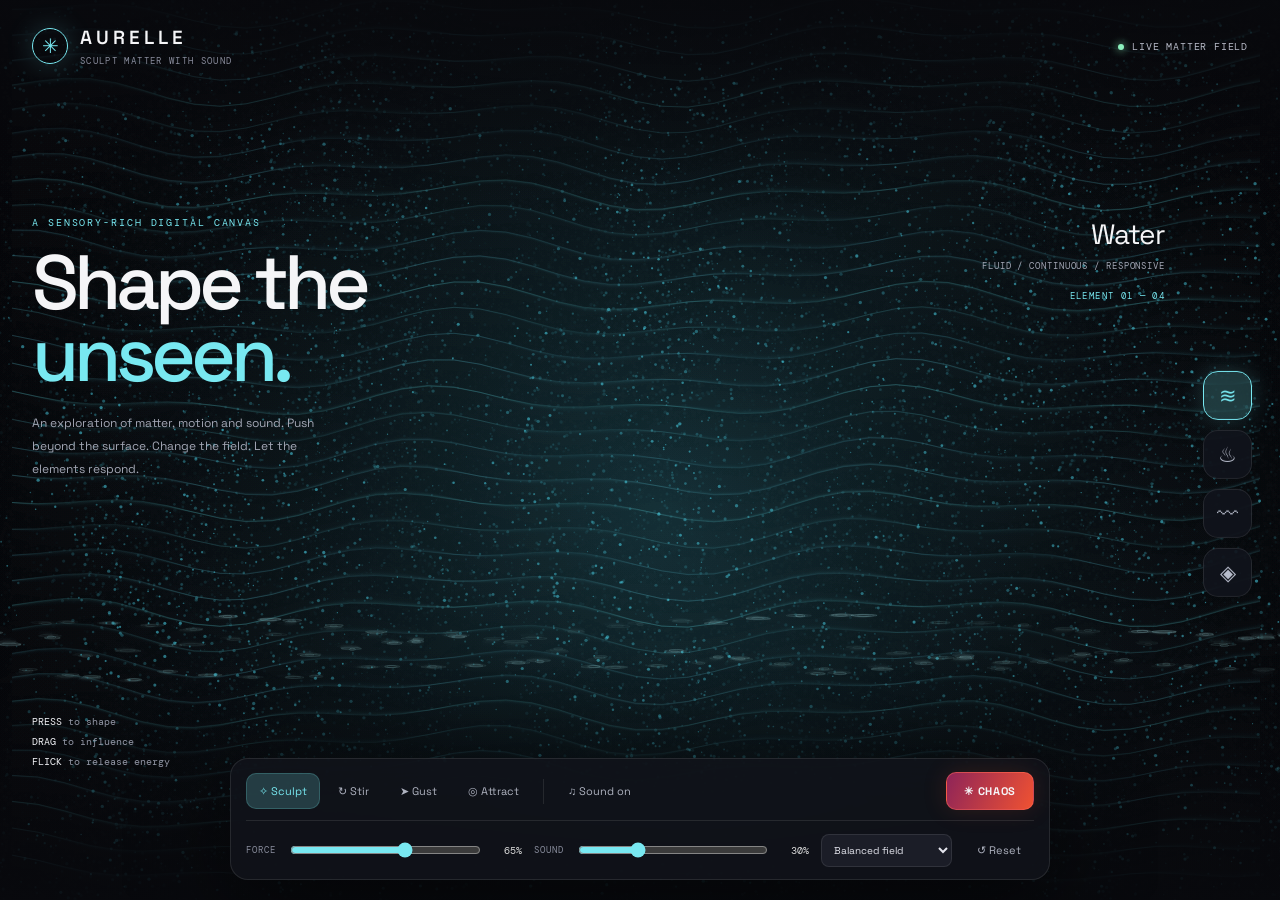
<file: index.html>
<!DOCTYPE html>
<html lang="en">
<head>
<meta charset="UTF-8">
<meta name="viewport" content="width=device-width, initial-scale=1">
<title>AURELLE — Sculpt Matter With Sound</title>
<link rel="preconnect" href="https://fonts.googleapis.com">
<link href="https://fonts.googleapis.com/css2?family=Space+Grotesk:wght@400;500;600;700&family=DM+Mono:wght@400;500&display=swap" rel="stylesheet">
<style>
:root{--accent:#78e8f1;--glow:#78e8f133;--bg:#08090d;--line:#ffffff18}
*{box-sizing:border-box}
body{margin:0;background:var(--bg);color:#f5f5f7;font-family:"Space Grotesk",sans-serif;overflow:hidden}
button,input,select{font:inherit}
button{cursor:pointer;color:inherit}
#scene{position:fixed;inset:0;width:100%;height:100%;touch-action:none}
.shade{position:fixed;inset:0;pointer-events:none;background:linear-gradient(180deg,#08090de8 0%,transparent 24%,transparent 72%,#08090df0 100%)}
header{position:fixed;z-index:3;top:0;left:0;right:0;display:flex;justify-content:space-between;align-items:center;padding:25px 32px}
.brand{display:flex;gap:12px;align-items:center}
.symbol{height:36px;width:36px;border:1px solid var(--accent);border-radius:50%;display:grid;place-items:center;color:var(--accent);font-size:20px;box-shadow:0 0 28px var(--glow)}
.logo{font-size:19px;letter-spacing:.21em;font-weight:600}
.tagline{font:9px "DM Mono",monospace;letter-spacing:.15em;color:#898c9c;margin-top:5px}
.status{font:10px "DM Mono",monospace;letter-spacing:.08em;color:#b7bac7}
.live{display:inline-block;width:6px;height:6px;border-radius:50%;background:#8cf0bd;margin-right:8px;box-shadow:0 0 9px #8cf0bd}
main{position:fixed;z-index:2;left:32px;top:24%;pointer-events:none}
.kicker{font:10px "DM Mono",monospace;letter-spacing:.19em;color:var(--accent);margin-bottom:17px}
h1{font-size:clamp(42px,6vw,78px);font-weight:500;letter-spacing:-.065em;line-height:.94;margin:0}
h1 span{color:var(--accent)}
.description{font-size:12px;line-height:1.9;color:#a3a7b5;max-width:295px;margin-top:22px}
#elementInfo{position:fixed;z-index:2;right:115px;top:24%;text-align:right;pointer-events:none}
#elementName{font-size:28px;letter-spacing:-.04em}
#elementDesc{font:9px "DM Mono",monospace;color:#a3a7b5;letter-spacing:.1em;margin-top:8px}
#elementNum{font:9px "DM Mono",monospace;color:var(--accent);margin-top:18px;letter-spacing:.15em}
.elements{position:fixed;z-index:4;right:28px;top:50%;transform:translateY(-35%);display:flex;flex-direction:column;gap:10px}
.element{width:49px;height:49px;border-radius:15px;border:1px solid var(--line);background:#12141dcc;backdrop-filter:blur(12px);font-size:21px;color:#b8bdcc;transition:.2s}
.element:hover{transform:translateX(-3px)}
.element.active{color:var(--accent);border-color:var(--accent);background:var(--glow);box-shadow:0 0 25px var(--glow)}
.hint{position:fixed;left:32px;bottom:128px;z-index:2;color:#9296a5;font:10px/2 "DM Mono",monospace;pointer-events:none}
.hint b{font-weight:400;color:#f2f3f7}
.panel{position:fixed;z-index:5;bottom:20px;left:50%;transform:translateX(-50%);width:min(820px,calc(100% - 34px));padding:13px 15px 11px;background:#11131bd9;border:1px solid var(--line);border-radius:18px;backdrop-filter:blur(24px);box-shadow:0 20px 90px #0008}
.tools{display:flex;align-items:center;gap:5px;flex-wrap:wrap}
.tool{border:1px solid transparent;background:transparent;color:#afb3c0;border-radius:10px;padding:10px 12px;font-size:11px;transition:.2s}
.tool:hover{background:#ffffff0b;color:white}
.tool.active{color:var(--accent);border-color:var(--glow);background:var(--glow)}
.sep{height:25px;width:1px;background:var(--line);margin:0 6px}
.spacer{flex:1}
#chaos{border:1px solid #ff695a80;background:linear-gradient(115deg,#8e2458,#f05232);padding:11px 17px;border-radius:10px;font-weight:700;font-size:11px;letter-spacing:.06em;box-shadow:0 0 24px #f0523225;transition:.2s}
#chaos:hover{filter:brightness(1.25);transform:translateY(-2px)}
#chaos.active{animation:chaos  .4s infinite alternate;box-shadow:0 0 38px #ff493c99}
@keyframes chaos{to{filter:brightness(1.8);transform:scale(1.045)}}
.controls{border-top:1px solid var(--line);padding-top:11px;margin-top:10px;display:flex;align-items:center;gap:12px;flex-wrap:wrap}
.label{font:9px "DM Mono",monospace;color:#898d9d;letter-spacing:.12em}
.slider{display:flex;align-items:center;gap:9px;flex:1;min-width:100px}
input[type=range]{width:100%;accent-color:var(--accent)}
.value{font:10px "DM Mono",monospace;min-width:30px;text-align:right;color:#ddd}
select{background:#1b1d27;color:#e4e5ed;border:1px solid var(--line);border-radius:8px;padding:8px;font-size:10px}
#toast{position:fixed;z-index:10;top:49%;left:50%;transform:translate(-50%,-50%);background:#11131ddd;border:1px solid #ffffff25;padding:14px 20px;border-radius:10px;font:10px "DM Mono",monospace;letter-spacing:.14em;opacity:0;transition:.2s;pointer-events:none}
#toast.show{opacity:1}
@media(max-width:650px){
 header{padding:18px}.logo{font-size:16px}.status{display:none}
 main{left:20px;top:17%}h1{font-size:48px}.description{max-width:220px;font-size:11px}
 #elementInfo{right:77px;top:18%}#elementName{font-size:21px}#elementDesc{max-width:130px;font-size:8px}
 .elements{right:10px;gap:7px}.element{width:42px;height:42px}
 .panel{bottom:8px;width:calc(100% - 14px);padding:9px}
 .tool{padding:9px 8px;font-size:10px}.hint{left:20px;bottom:148px;font-size:9px}
 .controls{gap:8px}.label{font-size:8px}
}
</style>
</head>
<body>
<canvas id="scene"></canvas>
<div class="shade"></div>

<header>
  <div class="brand">
    <div class="symbol">✳</div>
    <div><div class="logo">AURELLE</div><div class="tagline">SCULPT MATTER WITH SOUND</div></div>
  </div>
  <div class="status"><span class="live"></span>LIVE MATTER FIELD</div>
</header>

<main>
  <div class="kicker">A SENSORY-RICH DIGITAL CANVAS</div>
  <h1>Shape the<br><span>unseen.</span></h1>
  <div class="description">An exploration of matter, motion and sound. Push beyond the surface. Change the field. Let the elements respond.</div>
</main>

<div id="elementInfo">
  <div id="elementName">Water</div>
  <div id="elementDesc">FLUID / CONTINUOUS / RESPONSIVE</div>
  <div id="elementNum">ELEMENT 01 — 04</div>
</div>

<nav class="elements">
  <button class="element active" data-el="water" title="Water">≋</button>
  <button class="element" data-el="fire" title="Fire">♨</button>
  <button class="element" data-el="air" title="Air">〰</button>
  <button class="element" data-el="earth" title="Earth">◈</button>
</nav>

<div class="hint"><b>PRESS</b> to shape<br><b>DRAG</b> to influence<br><b>FLICK</b> to release energy</div>

<div class="panel">
  <div class="tools">
    <button class="tool active" data-mode="sculpt">✧ Sculpt</button>
    <button class="tool" data-mode="stir">↻ Stir</button>
    <button class="tool" data-mode="gust">➤ Gust</button>
    <button class="tool" data-mode="attract">◎ Attract</button>
    <div class="sep"></div>
    <button class="tool" id="sound">♫ Sound on</button>
    <div class="spacer"></div>
    <button id="chaos">✳ CHAOS</button>
  </div>
  <div class="controls">
    <span class="label">FORCE</span>
    <div class="slider"><input id="force" type="range" min="10" max="100" value="65"><span id="fv" class="value">65%</span></div>
    <span class="label">SOUND</span>
    <div class="slider"><input id="volume" type="range" min="0" max="100" value="30"><span id="vv" class="value">30%</span></div>
    <select id="quality" title="Simulation density">
      <option value="1">Balanced field</option>
      <option value="1.5">Dense field</option>
      <option value=".65">Performance mode</option>
    </select>
    <button class="tool" id="reset">↺ Reset</button>
  </div>
</div>
<div id="toast"></div>

<script>
(() => {
'use strict';

const canvas=document.querySelector('#scene'),ctx=canvas.getContext('2d');
const $=id=>document.getElementById(id);
const cfg={
 water:{name:'Water',desc:'FLUID / CONTINUOUS / RESPONSIVE',color:[78,221,244],accent:'#78e8f1',freq:105},
 fire:{name:'Fire',desc:'TURBULENT / RISING / UNTAMED',color:[255,112,49],accent:'#ff9b58',freq:68},
 air:{name:'Air',desc:'FLOWING / WEIGHTLESS / EXPANSIVE',color:[190,178,255],accent:'#c7baff',freq:230},
 earth:{name:'Earth',desc:'DENSE / ANCIENT / RESONANT',color:[218,177,112],accent:'#e1bd82',freq:48}
};
let W,H,DPR,element='water',mode='sculpt',force=.65,volume=.3;
let chaos=false,chaosPower=0,t=0,last=0;
let particles=[],waves=[],sparks=[],cracks=[],ripples=[],audio=null;
let pointer={x:-1000,y:-1000,oldX:0,oldY:0,vx:0,vy:0,down:false,active:false};
let toastTimeout,quality=1;
const rand=(a,b)=>a+Math.random()*(b-a);
const clamp=(x,a,b)=>Math.max(a,Math.min(b,x));
const mix=(a,b,n)=>a+(b-a)*n;
const dist=(x,y,a,b)=>Math.hypot(x-a,y-b);

function resize(){
 W=innerWidth;H=innerHeight;DPR=Math.min(devicePixelRatio||1,2);
 canvas.width=W*DPR;canvas.height=H*DPR;
 canvas.style.width=W+'px';canvas.style.height=H+'px';
 ctx.setTransform(DPR,0,0,DPR,0,0);seed();
}
addEventListener('resize',resize);

function newParticle(x,y,kind){
 return {x,y,px:x,py:y,vx:rand(-.5,.5),vy:rand(-.5,.5),
  homeX:x,homeY:y,size:rand(.7,2),life:rand(0,1),phase:rand(0,Math.PI*2),
  kind:kind||Math.random()};
}
function seed(){
 particles=[];sparks=[];waves=[];ripples=[];cracks=[];
 const density=Math.floor(W*H/440*quality);
 for(let i=0;i<density;i++){
   let x=rand(0,W),y=rand(0,H);
   particles.push(newParticle(x,y));
 }
 for(let i=0;i<150;i++)sparks.push(newSpark(true));
 for(let i=0;i<12;i++)cracks.push({x:rand(W*.2,W*.8),y:rand(H*.5,H*.86),seed:rand(1,10000),age:rand(0,1)});
}
function newSpark(initial=false){
 return {x:rand(0,W),y:initial?rand(0,H):H+rand(0,60),
 vx:rand(-1,1),vy:rand(-2,-.5),life:initial?rand(0,1):0,size:rand(.8,2.6)};
}

function toast(s){
 $('toast').textContent=s;$('toast').classList.add('show');
 clearTimeout(toastTimeout);toastTimeout=setTimeout(()=>$('toast').classList.remove('show'),1000);
}
function color(a=1){const c=cfg[element].color;return `rgba(${c[0]},${c[1]},${c[2]},${a})`}

function addWave(x,y,vx,vy,power=1){
 const speed=Math.hypot(vx,vy);
 waves.push({x,y,r:2,speed:2+speed*.16,strength:(.8+force*1.6+speed*.025)*power,life:1,spin:Math.random()<.5?-1:1});
 if(waves.length>55)waves.shift();
}
function disturbance(x,y,vx,vy,power=1){
 const intensity=power*(chaos?3.8:1);
 addWave(x,y,vx,vy,intensity);
 if(element==='water'){
   ripples.push({x,y,r:3,life:1,speed:2+Math.hypot(vx,vy)*.18});
   if(intensity>1.3)for(let i=0;i<7;i++)sparks.push({x,y,vx:rand(-4,4)*intensity,vy:rand(-5,1)*intensity,life:0,size:rand(1,3)});
 }
 if(element==='fire'){
   for(let i=0;i<Math.min(45,Math.floor(5+intensity*6));i++)
     sparks.push({x:x+rand(-12,12),y:y+rand(-10,10),vx:rand(-3,3)*intensity,vy:rand(-5,-1)*intensity,life:0,size:rand(1,3.5)});
 }
 if(element==='earth'){
   for(let i=0;i<Math.min(35,Math.floor(4+intensity*5));i++)
     sparks.push({x,y,vx:rand(-4,4)*intensity,vy:rand(-4,1)*intensity,life:0,size:rand(2,5)});
   cracks.push({x,y,seed:rand(1,10000),age:0});
 }
}

function field(x,y,p){
 const nx=x/W,ny=y/H;
 const k=chaos?1+chaosPower*2.8:1;
 let vx=0,vy=0;
 // Persistent waves carry momentum beyond the cursor.
 for(const w of waves){
  const dx=x-w.x,dy=y-w.y,d=Math.hypot(dx,dy)+.01;
  if(d<w.r*3.5+80){
   const fall=Math.exp(-d/(w.r*1.5+60))*w.strength;
   const pulse=Math.sin(d*.027-w.r*.06);
   vx+=dx/d*pulse*fall*.95;
   vy+=dy/d*pulse*fall*.95;
   if(element==='water'){vx+=-dy/d*fall*.42*w.spin;vy+=dx/d*fall*.42*w.spin}
   if(element==='air'){vx+=-dy/d*fall*.9*w.spin;vy+=dx/d*fall*.9*w.spin}
  }
 }
 // A live hand acts on the field, not merely on the nearest dot.
 if(pointer.active){
  const dx=x-pointer.x,dy=y-pointer.y,d=Math.hypot(dx,dy)+.01;
  const radius=mode==='gust'?360:mode==='attract'?240:mode==='stir'?200:150;
  if(d<radius){
   const fall=Math.pow(1-d/radius,1.5)*force*(chaos?4.5:1);
   if(mode==='attract'){vx-=dx/d*fall*5;vy-=dy/d*fall*5}
   else if(mode==='stir'){vx+=-dy/d*fall*5;vy+=dx/d*fall*5}
   else if(mode==='gust'){vx+=pointer.vx*fall*.15;vy+=pointer.vy*fall*.15}
   else {vx+=dx/d*fall*2+pointer.vx*fall*.2;vy+=dy/d*fall*2+pointer.vy*fall*.2}
  }
 }
 // Chaotic global currents make the entire material move.
 if(chaos){
  const cx=W*(.5+.25*Math.sin(t*.47)),cy=H*(.5+.25*Math.cos(t*.38));
  const dx=x-cx,dy=y-cy,d=Math.hypot(dx,dy)+1;
  const vortex=Math.sin(t*1.4+nx*12+ny*9);
  vx+=(-dy/d*2.4+Math.sin(y*.008+t*2)*2)*k;
  vy+=(dx/d*2.4+Math.cos(x*.009-t*1.7)*2)*k;
  vx+=Math.cos(t*3+ny*8)*2;vy+=Math.sin(t*2+nx*9)*2;
 }
 // Natural ambient circulation never stops.
 const flow=Math.sin(y*.007+t*.8)+Math.cos(x*.005-t*.6);
 if(element==='water'){vx+=Math.sin(y*.012+t*1.4)*.35;vy+=Math.cos(x*.009+t)*.28}
 if(element==='air'){vx+=1.2+Math.sin(y*.006+t+nx*5)*1.5;vy+=Math.cos(x*.005+t*.7)*.65}
 if(element==='fire'){vx+=Math.sin(y*.014+t*2+x*.008)*.8;vy-=1.1+Math.sin(x*.015+t*1.7)*.7}
 if(element==='earth'){vx+=Math.sin(y*.009+t*.25)*.15;vy+=.18}
 return {x:vx,y:vy};
}

function drawBackground(){
 ctx.fillStyle=chaos?'rgba(5,5,10,.17)':'rgba(7,8,13,.30)';
 ctx.fillRect(0,0,W,H);
 const c=cfg[element].color;
 const gx=W*(.5+Math.sin(t*.15)*.12),gy=H*.57;
 const g=ctx.createRadialGradient(gx,gy,0,gx,gy,Math.max(W,H)*.65);
 g.addColorStop(0,`rgba(${c.join(',')},${chaos?.12:.065})`);
 g.addColorStop(1,'rgba(0,0,0,0)');
 ctx.fillStyle=g;ctx.fillRect(0,0,W,H);
}

function updateParticles(dt){
 const step=Math.min(dt/16.67,2);
 const c=cfg[element].color;
 for(const p of particles){
  p.px=p.x;p.py=p.y;
  const f=field(p.x,p.y,p);
  const v=dist(pointer.x,pointer.y,p.x,p.y);
  let ax=f.x,ay=f.y;
  const chaosFactor=chaos?3.6:1;
  if(element==='water'){
   // A liquid sheet: elasticity, wave motion, and inertia.
   const wave=Math.sin(p.x*.014-t*1.7+p.phase)*1.1+
              Math.sin(p.x*.032+t*.8+p.phase)*.55;
   ax+=(p.homeX-p.x)*.0018+wave*.11;
   ay+=(p.homeY-p.y)*.0014+wave*.75;
   p.vx+=ax*step;p.vy+=ay*step;
   p.vx*=Math.pow(.987,step);p.vy*=Math.pow(.987,step);
  }else if(element==='fire'){
   // Hot matter rises, twists, and becomes turbulent.
   p.vx+=ax*.09*step+Math.sin(p.y*.016+t*3+p.phase)*.11*step;
   p.vy+=ay*.08*step-(.25+Math.random()*.12)*step;
   p.vx*=Math.pow(.985,step);p.vy*=Math.pow(.994,step);
  }else if(element==='air'){
   // A curl field carries particles along long, fluid streamlines.
   p.vx+=ax*.12*step+Math.sin(p.y*.007+t+p.phase)*.16*step;
   p.vy+=ay*.12*step+Math.cos(p.x*.008-t*.8+p.phase)*.12*step;
   p.vx*=Math.pow(.996,step);p.vy*=Math.pow(.996,step);
  }else{
   // Heavy material resists motion and returns slowly after deformation.
   p.vx+=ax*.055*step+(p.homeX-p.x)*.0006*step;
   p.vy+=ay*.055*step+(p.homeY-p.y)*.0007*step;
   p.vx*=Math.pow(.975,step);p.vy*=Math.pow(.975,step);
  }
  p.x+=p.vx*step*chaosFactor;
  p.y+=p.vy*step*chaosFactor;
  if(element==='fire'&&p.y< -10){p.y=H+rand(0,80);p.x=rand(0,W);p.vy=-rand(.5,2)}
  if(element==='earth'){
   if(p.y>H+10){p.y=-5;p.vy=rand(.2,1);p.x=rand(0,W)}
  }else{
   if(p.x<-20)p.x=W+10;if(p.x>W+20)p.x=-10;
   if(element!=='fire'){if(p.y<-20)p.y=H+10;if(p.y>H+20)p.y=-10}
  }
 }
}

function drawWater(){
 const rows=Math.floor(H/26),cols=Math.floor(W/26);
 // Translucent connected surface mesh makes the water read as one body.
 for(let y=0;y<rows;y++){
  ctx.beginPath();
  for(let x=0;x<cols;x++){
   const px=x*26+12,py=y*26+12;
   const wave=Math.sin(px*.014-t*1.7)*10+Math.sin(px*.027+t+py*.012)*7;
   const a=field(px,py);
   const yy=py+wave+a.y*2;
   if(x===0)ctx.moveTo(px,yy);else ctx.lineTo(px,yy);
  }
  ctx.strokeStyle=`rgba(110,231,247,${.07+(y%4)*.014})`;ctx.lineWidth=1;ctx.stroke();
 }
 // Particles follow the shared field and form travelling currents.
 for(let i=0;i<particles.length;i++){
  const p=particles[i],a=.18+.35*(.5+.5*Math.sin(p.phase+t));
  ctx.fillStyle=`rgba(${cfg.water.color.join(',')},${a})`;
  ctx.beginPath();ctx.arc(p.x,p.y,p.size*.85,0,Math.PI*2);ctx.fill();
 }
 // Caustics and bright highlights.
 for(let i=0;i<100;i++){
  const x=((i*137+t*(12+i%4*5))%(W+40))-20;
  const y=H*.72+Math.sin(x*.01-t+i)*25+Math.sin(t+i)*8;
  ctx.strokeStyle=`rgba(184,250,255,${.06+.12*Math.sin(t+i)**2})`;
  ctx.beginPath();ctx.ellipse(x,y,rand(3,13),1,0,0,Math.PI*2);ctx.stroke();
 }
 ripples.forEach(r=>{
  ctx.beginPath();ctx.ellipse(r.x,r.y,r.r*1.45,r.r*.65,0,0,Math.PI*2);
  ctx.strokeStyle=`rgba(126,239,249,${r.life*.6})`;ctx.lineWidth=1.2;ctx.stroke();
 });
}

function drawFire(){
 const base=H*.88,c=cfg.fire.color;
 const glow=ctx.createRadialGradient(W*.5,base,0,W*.5,base,W*.65);
 glow.addColorStop(0,'rgba(255,65,15,.20)');glow.addColorStop(1,'rgba(255,40,0,0)');
 ctx.fillStyle=glow;ctx.fillRect(0,0,W,H);
 // Overlapping flame bodies are continuously reshaped by turbulence.
 const count=chaos?55:39;
 for(let i=0;i<count;i++){
  const x=i/(count-1)*W;
  const sway=Math.sin(t*2.1+i*1.83)*35+Math.sin(t*.8+i)*19+
   (pointer.active?(pointer.x-W*.5)*.12:0);
  const h=H*(.11+.19*(.5+.5*Math.sin(t*1.7+i*2.31)))*(chaos?1.8:1);
  ctx.beginPath();ctx.moveTo(x-16,base);
  ctx.bezierCurveTo(x-26+sway*.2,base-h*.3,x-18+sway,base-h*.76,x+sway,base-h);
  ctx.bezierCurveTo(x+10+sway,base-h*.63,x+28+sway*.2,base-h*.22,x+19,base);
  ctx.closePath();
  const g=ctx.createLinearGradient(0,base,0,base-h);
  g.addColorStop(0,'rgba(255,60,13,.01)');
  g.addColorStop(.3,'rgba(255,75,15,.29)');
  g.addColorStop(.7,'rgba(255,150,42,.21)');
  g.addColorStop(1,'rgba(255,213,126,.015)');
  ctx.fillStyle=g;ctx.fill();
 }
 // Dense moving sparks and embers.
 for(const p of particles){
  const a=.15+.6*(.5+.5*Math.sin(t*5+p.phase));
  ctx.fillStyle=`rgba(255,${100+Math.floor(a*130)},${35+Math.floor(a*60)},${a*.65})`;
  ctx.fillRect(p.x,p.y,p.size*1.2,p.size*2);
 }
 drawSparks();
}

function drawAir(){
 // Long ribbons bend through a turbulent vector field.
 const n=chaos?72:52;
 for(let i=0;i<n;i++){
  const y0=H*(.08+i/(n-1)*.84),phase=i*.41;
  ctx.beginPath();
  for(let x=-10;x<=W+10;x+=5){
   const bend=Math.sin(x*.006-t*.7+phase)*H*.035+
     Math.sin(x*.014+t*.5+phase*1.8)*H*.012+
     Math.sin(t*1.5+phase)*10;
   let y=y0+bend;
   const f=field(x,y);
   y+=f.y*2;
   if(x===-10)ctx.moveTo(x,y);else ctx.lineTo(x,y);
  }
  const alpha=.035+(i%8)*.009;
  ctx.strokeStyle=`rgba(201,192,255,${alpha*(chaos?2:1)})`;
  ctx.lineWidth=i%8===0?1.6:.75;ctx.stroke();
 }
 for(const p of particles){
  const speed=Math.hypot(p.vx,p.vy);
  ctx.beginPath();ctx.moveTo(p.x,p.y);
  ctx.lineTo(p.x-p.vx*4,p.y-p.vy*4);
  ctx.strokeStyle=`rgba(199,188,255,${Math.min(.55,.12+speed*.045)})`;
  ctx.lineWidth=p.size*.6;ctx.stroke();
 }
}

function drawEarth(){
 const base=H*.77;
 // Layered terrain shifts under force and settles under its own weight.
 for(let layer=0;layer<12;layer++){
  const y0=base+layer*H*.04;
  ctx.beginPath();ctx.moveTo(0,H);ctx.lineTo(0,y0);
  for(let x=0;x<=W;x+=5){
   let y=y0+Math.sin(x*.008+layer*.6+t*.15)*7+
     Math.sin(x*.021-layer+t*.2)*3;
   const f=field(x,y);y+=f.y*1.2;
   if(pointer.active){const d=dist(x,y,pointer.x,pointer.y);if(d<180)y+=Math.cos(d*.035)*(180-d)/180*force*26}
   ctx.lineTo(x,y);
  }
  ctx.lineTo(W,H);ctx.closePath();
  ctx.fillStyle=`rgba(${20+layer*2},${15+layer},${11+layer},${.32+layer*.035})`;ctx.fill();
  ctx.beginPath();
  for(let x=0;x<=W;x+=5){
   const y=y0+Math.sin(x*.008+layer*.6+t*.15)*7+Math.sin(x*.021-layer+t*.2)*3;
   if(x===0)ctx.moveTo(x,y);else ctx.lineTo(x,y);
  }
  ctx.strokeStyle=`rgba(226,185,119,${.06+layer*.012})`;ctx.stroke();
 }
 // Cracks branch out from impacts.
 for(const cr of cracks){
  cr.age+=.0008*(chaos?4:1);
  let seed=cr.seed;
  const next=()=>{seed=(seed*16807)%2147483647;return seed/2147483647};
  ctx.beginPath();ctx.moveTo(cr.x,cr.y);
  let x=cr.x,y=cr.y;
  const length=25+cr.age%1*Math.min(W,H)*.17;
  for(let j=0;j<10;j++){x+=(next()-.5)*length*.65;y+=next()*length*.18;ctx.lineTo(x,y)}
  ctx.strokeStyle=`rgba(255,194,118,${.06+.14*Math.sin(t+cr.seed)**2})`;ctx.lineWidth=1;ctx.stroke();
 }
 for(const p of particles){
  ctx.fillStyle=`rgba(216,176,112,${.12+.22*Math.sin(t+p.phase)**2})`;
  ctx.beginPath();ctx.arc(p.x,p.y,p.size*1.2,0,Math.PI*2);ctx.fill();
 }
 drawSparks();
}

function drawSparks(){
 for(const p of sparks){
  const alpha=clamp(1-p.life,0,1);
  if(element==='water'){
   ctx.fillStyle=`rgba(139,245,255,${alpha*.7})`;
   ctx.beginPath();ctx.arc(p.x,p.y,p.size,0,Math.PI*2);ctx.fill();
  }else if(element==='earth'){
   ctx.fillStyle=`rgba(233,184,118,${alpha*.65})`;
   ctx.save();ctx.translate(p.x,p.y);ctx.rotate(p.life*4);
   ctx.fillRect(-p.size,-p.size,p.size*2,p.size*2);ctx.restore();
  }else{
   ctx.fillStyle=`rgba(255,${100+Math.floor(alpha*110)},45,${alpha*.8})`;
   ctx.beginPath();ctx.arc(p.x,p.y,p.size,0,Math.PI*2);ctx.fill();
  }
 }
}

function updateSparks(dt){
 const s=Math.min(2,dt/16.67);
 for(const p of sparks){
  p.vx*=Math.pow(.99,s);p.vy*=Math.pow(.995,s);
  if(element==='water')p.vy+=.05*s;
  else if(element==='fire')p.vy-=.025*s;
  else if(element==='earth')p.vy+=.14*s;
  const f=field(p.x,p.y);
  p.vx+=f.x*.03*s;p.vy+=f.y*.03*s;
  p.x+=p.vx*s;p.y+=p.vy*s;p.life+=.009*s;
  if(p.life>1||p.x<-40||p.x>W+40||p.y<-50||p.y>H+50){
   if(element==='fire')Object.assign(p,newSpark());
   else{p.life=2}
  }
 }
 sparks=sparks.filter(p=>p.life<1.1);
 for(const r of ripples){r.r+=r.speed*dt*.055;r.life-=dt*.0003}
 ripples=ripples.filter(r=>r.life>0&&r.r<450);
 for(const w of waves){w.r+=w.speed*dt*.05;w.strength*=Math.pow(.993,dt/16.67);w.life*=Math.pow(.996,dt/16.67)}
 waves=waves.filter(w=>w.strength>.05&&w.r<Math.max(W,H)*1.4);
}

function cursor(){
 if(!pointer.active)return;
 ctx.beginPath();ctx.arc(pointer.x,pointer.y,pointer.down?20:10,0,Math.PI*2);
 ctx.strokeStyle=color(pointer.down?.85:.45);ctx.lineWidth=1;ctx.stroke();
 ctx.beginPath();ctx.arc(pointer.x,pointer.y,2.5,0,Math.PI*2);
 ctx.fillStyle=cfg[element].accent;ctx.fill();
 if(pointer.down){
  ctx.beginPath();ctx.arc(pointer.x,pointer.y,34+Math.sin(t*8)*5,0,Math.PI*2);
  ctx.strokeStyle=color(.2);ctx.stroke();
 }
}

function frame(now){
 const dt=Math.min(35,now-(last||now));last=now;t+=dt*.001;
 if(chaos)chaosPower=Math.min(1,chaosPower+dt*.0018);
 else chaosPower=Math.max(0,chaosPower-dt*.0007);
 drawBackground();updateParticles(dt);updateSparks(dt);
 if(element==='water')drawWater();
 if(element==='fire')drawFire();
 if(element==='air')drawAir();
 if(element==='earth')drawEarth();
 cursor();updateSound();
 requestAnimationFrame(frame);
}

function setElement(name){
 element=name;const e=cfg[name];
 document.documentElement.style.setProperty('--accent',e.accent);
 document.documentElement.style.setProperty('--glow',e.accent+'33');
 $('elementName').textContent=e.name;$('elementDesc').textContent=e.desc;
 $('elementNum').textContent='ELEMENT '+(['water','fire','air','earth'].indexOf(name)+1).toString().padStart(2,'0')+' — 04';
 document.querySelectorAll('[data-el]').forEach(b=>b.classList.toggle('active',b.dataset.el===name));
 if(audio)playTone(.3);
 toast(e.name.toUpperCase()+' FIELD');
}
document.querySelectorAll('[data-el]').forEach(b=>b.addEventListener('click',()=>setElement(b.dataset.el)));
document.querySelectorAll('[data-mode]').forEach(b=>b.addEventListener('click',()=>setMode(b.dataset.mode)));
function setMode(m){
 mode=m;document.querySelectorAll('[data-mode]').forEach(b=>b.classList.toggle('active',b.dataset.mode===m));
 toast(m.toUpperCase()+' MODE');
}
$('force').addEventListener('input',e=>{force=+e.target.value/100;$('fv').textContent=e.target.value+'%'});
$('volume').addEventListener('input',e=>{volume=+e.target.value/100;$('vv').textContent=e.target.value+'%';if(audio)audio.master.gain.setTargetAtTime(volume*.45,audio.ctx.currentTime,.08)});
$('quality').addEventListener('change',e=>{quality=+e.target.value;seed();toast('FIELD REBUILT')});

canvas.addEventListener('pointerdown',e=>{
 canvas.setPointerCapture(e.pointerId);
 pointer.down=pointer.active=true;
 pointer.x=pointer.oldX=e.clientX;pointer.y=pointer.oldY=e.clientY;
 pointer.vx=pointer.vy=0;disturbance(pointer.x,pointer.y,0,0,.65);playTone(.2);
});
canvas.addEventListener('pointermove',e=>{
 const x=e.clientX,y=e.clientY,dx=x-pointer.x,dy=y-pointer.y;
 pointer.oldX=pointer.x;pointer.oldY=pointer.y;
 pointer.x=x;pointer.y=y;pointer.vx=mix(pointer.vx,dx,.72);pointer.vy=mix(pointer.vy,dy,.72);pointer.active=true;
 if(pointer.down){
  const v=Math.hypot(pointer.vx,pointer.vy);
  if(mode==='stir'||mode==='gust'||v>9){
   disturbance(x,y,pointer.vx,pointer.vy,mode==='gust'?.22:mode==='stir'?.18:.1);
   if(v>17)playTone(clamp(v/30,0,1));
  }
 }
});
function release(){
 if(!pointer.down)return;
 pointer.down=false;
 const v=Math.hypot(pointer.vx,pointer.vy);
 if(v>2)disturbance(pointer.x,pointer.y,pointer.vx,pointer.vy,Math.min(3,v/7));
}
canvas.addEventListener('pointerup',release);
canvas.addEventListener('pointercancel',release);
canvas.addEventListener('pointerleave',()=>{if(!pointer.down)pointer.active=false});

$('chaos').addEventListener('click',()=>{
 chaos=!chaos;$('chaos').classList.toggle('active',chaos);
 if(chaos){
  chaosPower=.75;
  for(let i=0;i<45;i++){
   const x=rand(W*.08,W*.92),y=rand(H*.1,H*.9);
   disturbance(x,y,rand(-25,25),rand(-25,25),rand(1.2,3.2));
  }
  // Kick the whole field so the material actually moves.
  for(const p of particles){
   const a=rand(0,Math.PI*2),kick=rand(3,17);
   p.vx+=Math.cos(a)*kick;p.vy+=Math.sin(a)*kick;
  }
  if(element==='fire'||element==='water'||element==='earth'){
   for(let i=0;i<180;i++)sparks.push({x:rand(0,W),y:rand(H*.2,H*.9),vx:rand(-10,10),vy:rand(-12,5),life:0,size:rand(1,4)});
  }
  playTone(1);toast('CHAOS RELEASED — FIELD UNSTABLE');
 }else{
  toast('FIELD RETURNING TO BALANCE');
 }
});

$('reset').addEventListener('click',()=>{
 chaos=false;chaosPower=0;$('chaos').classList.remove('active');
 pointer.down=false;waves=[];ripples=[];seed();toast('MATTER RESET');
});

// Browser-generated ambience and gesture tones.
async function startAudio(){
 if(audio){await audio.ctx.resume();return}
 const AC=window.AudioContext||window.webkitAudioContext;
 if(!AC){toast('AUDIO NOT SUPPORTED');return}
 const ac=new AC(),master=ac.createGain();master.gain.value=volume*.45;master.connect(ac.destination);
 const buf=ac.createBuffer(1,ac.sampleRate*2,ac.sampleRate),data=buf.getChannelData(0);
 for(let i=0;i<data.length;i++)data[i]=Math.random()*2-1;
 const noise=ac.createBufferSource();noise.buffer=buf;noise.loop=true;
 const nf=ac.createBiquadFilter();nf.type='lowpass';nf.frequency.value=900;
 const ng=ac.createGain();ng.gain.value=.04;noise.connect(nf);nf.connect(ng);ng.connect(master);noise.start();
 const osc=ac.createOscillator(),og=ac.createGain();osc.type='sine';osc.frequency.value=cfg[element].freq;og.gain.value=.035;osc.connect(og);og.connect(master);osc.start();
 audio={ctx:ac,master,noise,nf,ng,osc,og};updateSound();$('sound').textContent='♫ Sound on';toast('PROCEDURAL SOUNDSCAPE ACTIVE');
}
function updateSound(){
 if(!audio)return;
 const now=audio.ctx.currentTime,e=cfg[element];
 audio.osc.frequency.setTargetAtTime(e.freq+(chaos?70:0)+Math.min(120,Math.hypot(pointer.vx,pointer.vy)*2),now,.15);
 audio.nf.frequency.setTargetAtTime(element==='fire'?1800:element==='air'?2400:element==='water'?1000:450,now,.25);
 audio.ng.gain.setTargetAtTime((element==='earth'?.06:.035)*(chaos?3:1)*(pointer.down?1.4:1),now,.2);
 audio.master.gain.setTargetAtTime(volume*.45,now,.1);
}
function playTone(intensity){
 if(!audio||volume===0)return;
 const ac=audio.ctx,now=ac.currentTime,o=ac.createOscillator(),g=ac.createGain(),f=ac.createBiquadFilter();
 o.type=element==='fire'?'sawtooth':element==='air'?'sine':'triangle';
 const base=cfg[element].freq;
 o.frequency.setValueAtTime(base*(.7+intensity*1.5),now);
 o.frequency.exponentialRampToValueAtTime(Math.max(25,base*.45),now+.3+intensity*.5);
 f.type='lowpass';f.frequency.value=element==='fire'?1500:element==='air'?2200:element==='water'?1800:500;
 g.gain.setValueAtTime(.0001,now);g.gain.exponentialRampToValueAtTime(Math.min(.18,volume*.15*(chaos?2:1)),now+.015);
 g.gain.exponentialRampToValueAtTime(.0001,now+.35+intensity*.5);
 o.connect(f);f.connect(g);g.connect(audio.master);o.start(now);o.stop(now+1);
}
$('sound').addEventListener('click',async()=>{
 if(!audio){await startAudio();return}
 if(audio.ctx.state==='suspended')await audio.ctx.resume();
 if(volume>0){volume=0;$('volume').value=0;$('vv').textContent='0%';$('sound').textContent='♪ Muted'}
 else{volume=.3;$('volume').value=30;$('vv').textContent='30%';$('sound').textContent='♫ Sound on'}
});
resize();requestAnimationFrame(frame);
})();
</script>
</body>
</html>
</file>
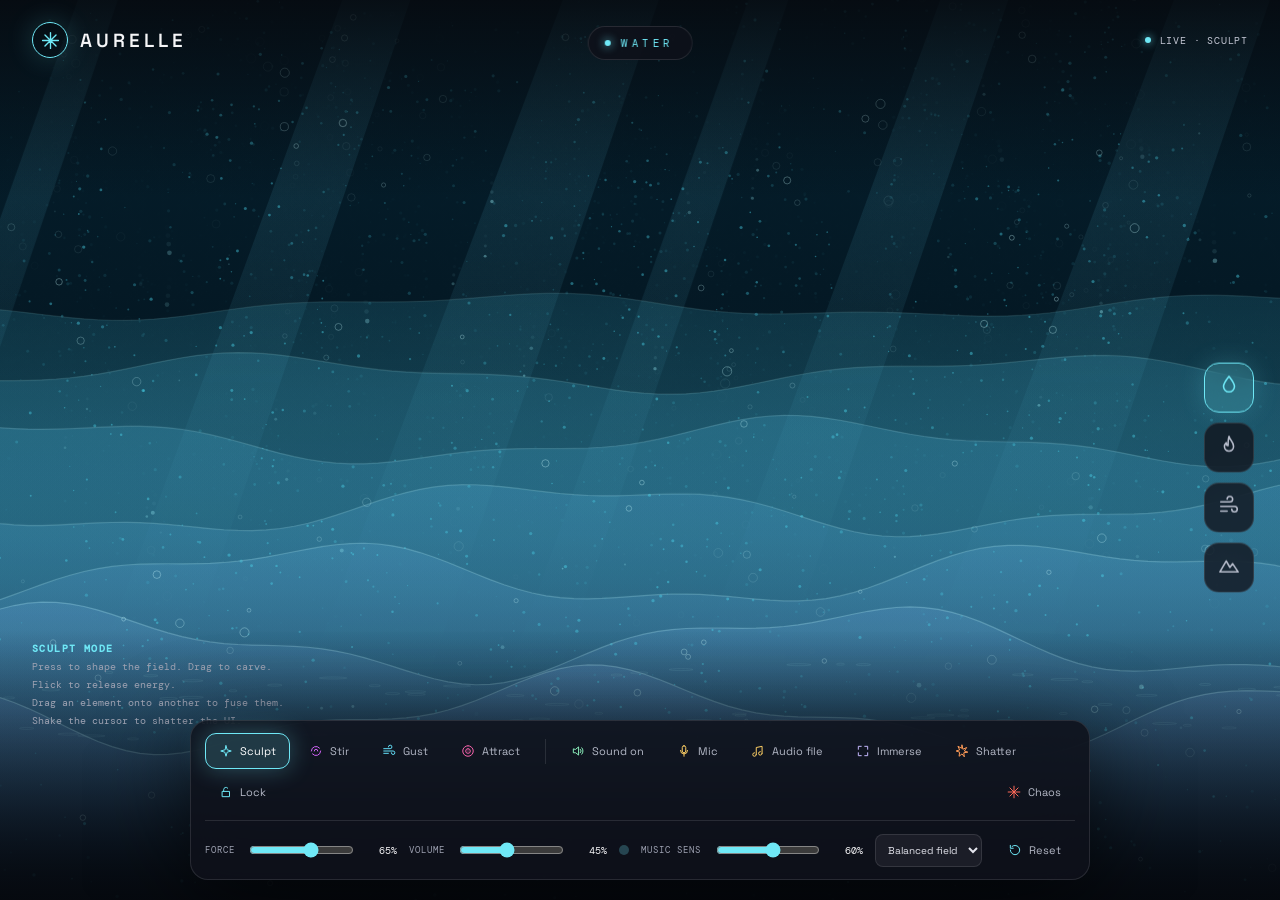
<file: aurelle.html>
<!doctype html>
<html lang="en">
<head>
<meta charset="utf-8">
<meta name="viewport" content="width=device-width, initial-scale=1, viewport-fit=cover">
<title>AURELLE — Sculpt Matter With Sound</title>
<link rel="preconnect" href="https://fonts.googleapis.com"><link rel="preconnect" href="https://fonts.gstatic.com" crossorigin>
<link href="https://fonts.googleapis.com/css2?family=Space+Grotesk:wght@400;500;600;700&family=DM+Mono:wght@400;500&display=swap" rel="stylesheet">
<style>
:root{color-scheme:dark;--accent:#78e8f1;--glow:#78e8f133;--bg:#06090e;--tx:#f5f5f7;--mu:#9ea2b2;--line:#ffffff1c;--pn:#0f111adb;--sans:"Space Grotesk",system-ui,sans-serif;--mono:"DM Mono",ui-monospace,monospace;box-sizing:border-box;padding-top:env(safe-area-inset-top,0px);padding-bottom:env(safe-area-inset-bottom,0px)}
*{box-sizing:border-box}
html,body{margin:0;height:100%;overflow:hidden;background:var(--bg);color:var(--tx);font-family:var(--sans)}
button,input,select{font:inherit}button{cursor:pointer;color:inherit;background:none;border:0}
button:focus-visible,input:focus-visible,select:focus-visible{outline:2px solid var(--accent);outline-offset:2px}
#scene{position:fixed;inset:0;width:100%;height:100%;touch-action:none;cursor:none;display:block}
.shade{position:fixed;inset:0;pointer-events:none;background:linear-gradient(180deg,#06090ee0 0%,transparent 22%,transparent 70%,#06090ef2 100%)}
body.chaos::after{content:"";position:fixed;inset:0;pointer-events:none;box-shadow:inset 0 0 140px #ff2d4a55;animation:pl .7s infinite alternate}
@keyframes pl{to{box-shadow:inset 0 0 220px #ff2d4aa0}}
body.clean .panel,body.clean header,body.clean main,body.clean #info,body.clean .elements,body.clean .hint,body.clean .shade{display:none}
header{position:fixed;z-index:3;top:0;left:0;right:0;display:flex;justify-content:space-between;align-items:center;padding:calc(env(safe-area-inset-top,0px) + 22px) 32px 12px;pointer-events:none}
.brand{display:flex;gap:12px;align-items:center}
.symbol{height:36px;width:36px;border:1px solid var(--accent);border-radius:50%;display:grid;place-items:center;color:var(--accent);font-size:19px;box-shadow:0 0 28px var(--glow);transition:.4s}
.logo{font-size:19px;letter-spacing:.21em;font-weight:600}
.tagline{font:9px var(--mono);letter-spacing:.15em;color:var(--mu);margin-top:5px}
.status{font:10px var(--mono);letter-spacing:.08em;color:#c4c7d4;display:flex;align-items:center}
.live{width:6px;height:6px;border-radius:50%;background:var(--mc,#8cf0bd);box-shadow:0 0 9px var(--mc,#8cf0bd);margin-right:9px;transition:.3s}
main{position:fixed;z-index:2;left:32px;top:24%;pointer-events:none}
.kicker{font:10px var(--mono);letter-spacing:.19em;color:var(--accent);margin-bottom:17px;transition:color .4s}
h1{font-size:clamp(42px,6vw,82px);font-weight:500;letter-spacing:-.065em;line-height:.94;margin:0}
h1 span{color:var(--accent);transition:color .4s}
.description{font-size:12px;line-height:1.9;color:var(--mu);max-width:300px;margin-top:22px}
#info{position:fixed;z-index:2;top:calc(env(safe-area-inset-top,0px) + 26px);left:50%;transform:translateX(-50%);pointer-events:none}
#en{display:flex;align-items:center;gap:10px;font:11px var(--mono);letter-spacing:.32em;text-transform:uppercase;color:var(--accent);padding:9px 18px 9px 16px;border:1px solid var(--line);border-radius:999px;background:var(--pn);backdrop-filter:blur(14px);transition:color .4s}
#en::before{content:'';width:6px;height:6px;border-radius:50%;background:var(--accent);box-shadow:0 0 10px var(--accent)}
#en.pop{animation:pop .5s cubic-bezier(.2,.9,.3,1.2)}
@keyframes pop{from{opacity:0;transform:translateY(-8px) scale(.9)}}
.elements{position:fixed;z-index:4;right:26px;top:50%;transform:translateY(-38%);display:flex;flex-direction:column;gap:10px}
.element{width:50px;height:50px;border-radius:15px;border:1px solid var(--line);background:#12141dcc;backdrop-filter:blur(12px);font-size:21px;color:#b8bdcc;transition:.25s}
.element:hover{transform:translateX(-4px);color:#fff}
.element.active{color:var(--accent);border-color:var(--accent);background:var(--glow);box-shadow:0 0 26px var(--glow)}
.hint{position:fixed;left:32px;bottom:calc(env(safe-area-inset-bottom,0px) + 170px);z-index:2;max-width:270px;pointer-events:none;font:10px/1.8 var(--mono);color:var(--mu)}
.hint b{color:var(--mc);letter-spacing:.14em;transition:color .3s}
.panel{position:fixed;z-index:5;bottom:calc(env(safe-area-inset-bottom,0px) + 20px);left:50%;transform:translateX(-50%);width:min(900px,calc(100% - 34px));padding:12px 14px 11px;background:var(--pn);border:1px solid var(--line);border-radius:18px;backdrop-filter:blur(24px);box-shadow:0 20px 90px #000a}
.tools{display:flex;align-items:center;gap:5px;flex-wrap:wrap}
.tool{--c:var(--accent);border:1px solid transparent;color:#b4b8c6;border-radius:11px;padding:10px 13px;font-size:11px;transition:.2s;display:flex;gap:7px;align-items:center;cursor:pointer}
.tool i{font-style:normal;font-size:14px;color:var(--c)}
.tool:hover{background:#ffffff0d;color:#fff}
.tool.active{color:#fff;border-color:var(--c);background:color-mix(in srgb,var(--c) 17%,transparent);box-shadow:0 0 24px color-mix(in srgb,var(--c) 30%,transparent)}
.sep{height:25px;width:1px;background:var(--line);margin:0 6px}.spacer{flex:1}
#chaos.active{animation:ch .5s infinite alternate}
@keyframes ch{to{box-shadow:0 0 38px #ff6a5a88}}
.element{touch-action:none}.ghost{position:fixed;z-index:20;width:50px;height:50px;margin:-25px 0 0 -25px;border-radius:15px;border:1px solid var(--accent);background:var(--glow);display:grid;place-items:center;font-size:21px;color:var(--accent);pointer-events:none;backdrop-filter:blur(8px)}
.controls{border-top:1px solid var(--line);padding-top:11px;margin-top:10px;display:flex;align-items:center;gap:12px;flex-wrap:wrap}
.label{font:9px var(--mono);color:var(--mu);letter-spacing:.12em}
.slider{display:flex;align-items:center;gap:9px;flex:1;min-width:100px}
input[type=range]{width:100%;accent-color:var(--accent)}
.value{font:10px var(--mono);min-width:32px;text-align:right}
select{background:#1b1d27;color:#e4e5ed;border:1px solid var(--line);border-radius:8px;padding:8px;font-size:10px}
#beat{width:10px;height:10px;border-radius:50%;background:var(--accent);opacity:.25;box-shadow:0 0 0 var(--accent);flex:none}
html,body,button,label,select,input{cursor:none}
.tool i{display:flex}.symbol svg{width:19px;height:19px}.element svg{width:22px;height:22px}
.panel{transition:border-radius .7s,width .7s}.elements{transition:top .7s cubic-bezier(.2,.9,.3,1)}
body[data-e=fire] .panel{border-radius:6px;width:min(840px,calc(100% - 34px))}body[data-e=air] .panel{border-radius:32px;width:min(940px,calc(100% - 34px))}body[data-e=earth] .panel{border-radius:2px 20px;width:min(880px,calc(100% - 34px))}
body[data-e=fire] .elements{top:44%}body[data-e=air] .elements{top:56%}body[data-e=earth] .elements{top:48%}
.piece{pointer-events:auto!important;transition:none!important}.piece.back{transition:transform .8s cubic-bezier(.2,.9,.3,1)!important}
body.phys .panel{background:transparent;border-color:transparent;box-shadow:none;backdrop-filter:none;pointer-events:none}
body.phys .controls{border-color:transparent}body.phys .sep,body.phys .hint{opacity:0}
body.phys .piece{background:var(--pn);border-radius:11px;backdrop-filter:blur(10px)}
#cur,#ring{position:fixed;left:0;top:0;z-index:30;pointer-events:none;opacity:0;transition:opacity .2s}
#cur::before{content:'';position:absolute;width:6px;height:6px;margin:-3px 0 0 -3px;border-radius:50%;background:var(--accent);box-shadow:0 0 12px var(--accent);transition:transform .2s}
#ring::before{content:'';position:absolute;width:30px;height:30px;margin:-15px 0 0 -15px;border-radius:50%;border:1px solid var(--accent);transition:transform .25s cubic-bezier(.2,.9,.3,1.2),background .25s}
#ring.hot::before{transform:scale(1.55);background:var(--glow)}#ring.down::before{transform:scale(.7)}
#cur.hot::before{transform:scale(.5)}
@media(pointer:coarse){#cur,#ring{display:none}}
#toast{position:fixed;z-index:10;top:47%;left:50%;transform:translate(-50%,-50%);background:#0f111aee;border:1px solid var(--mc,#fff3);padding:13px 20px;border-radius:10px;font:10px var(--mono);letter-spacing:.14em;opacity:0;transition:.25s;pointer-events:none;text-align:center;max-width:calc(100vw - 24px)}
#toast.show{opacity:1}
@media(max-width:650px){header{padding:calc(env(safe-area-inset-top,0px) + 16px) 18px 10px}.logo{font-size:16px}.status,.tagline{display:none}main{left:20px;top:15%}h1{font-size:46px}.description{max-width:230px;font-size:11px}.elements{right:10px;gap:7px;top:42%}.element{width:42px;height:42px;font-size:18px}.panel{bottom:calc(env(safe-area-inset-bottom,0px) + 8px);width:calc(100% - 14px);padding:9px}.tool{padding:9px 8px;font-size:10px;gap:4px}.tool span{display:none}.tool.sn span{display:inline}.hint{left:20px;bottom:calc(env(safe-area-inset-bottom,0px) + 230px);font-size:9px;max-width:60vw}.controls{gap:8px}.label{font-size:8px}}
@media(prefers-reduced-motion:reduce){*{animation-duration:.01ms!important}}
</style>
</head>
<body>
<canvas id="scene" aria-label="Interactive matter canvas"></canvas><div class="shade"></div>
<header>
 <div class="brand"><div class="symbol" id="sym" data-ic="chaos"></div><div><div class="logo">AURELLE</div></div></div>
 <div class="status"><span class="live"></span><span id="stat">LIVE MATTER FIELD</span></div>
</header>
<div id="info"><div id="en">Water</div></div>
<nav class="elements" aria-label="Elements">
 <button class="element active" data-el="water" title="Water (1)" aria-label="Water" data-ic="water"></button>
 <button class="element" data-el="fire" title="Fire (2)" aria-label="Fire" data-ic="fire"></button>
 <button class="element" data-el="air" title="Air (3)" aria-label="Air" data-ic="air"></button>
 <button class="element" data-el="earth" title="Earth (4)" aria-label="Earth" data-ic="earth"></button>
</nav>
<div class="hint"><b id="hm">SCULPT</b><br><span id="ht"></span><br><span>Drag an element onto another to fuse them.</span><br><span>Shake the cursor to shatter the UI.</span></div>
<div class="panel">
 <div class="tools" role="group" aria-label="Interaction mode">
  <button class="tool active" data-mode="sculpt" style="--c:var(--accent)"><i data-ic="sculpt"></i><span>Sculpt</span></button>
  <button class="tool" data-mode="stir" style="--c:hsl(285 90% 68%)"><i data-ic="stir"></i><span>Stir</span></button>
  <button class="tool" data-mode="gust" style="--c:hsl(190 90% 68%)"><i data-ic="gust"></i><span>Gust</span></button>
  <button class="tool" data-mode="attract" style="--c:hsl(330 90% 68%)"><i data-ic="attract"></i><span>Attract</span></button>
  <div class="sep"></div>
  <button class="tool sn" id="sound" style="--c:#8cf0bd"><i data-ic="sound"></i><span>Sound on</span></button>
  <button class="tool" id="mic" style="--c:#ffd166" title="React to microphone"><i data-ic="mic"></i><span>Mic</span></button>
  <label class="tool" id="filel" style="--c:#ffd166" title="React to an audio file"><i data-ic="file"></i><span>Audio file</span><input id="file" type="file" accept="audio/*" hidden></label>
  <button class="tool" id="pause" style="--c:#ffd166;display:none" title="Pause or play the audio"><i data-ic="pause"></i><span>Pause</span></button>
  <button class="tool" id="fs" style="--c:#c7baff" title="Hide interface (F)"><i data-ic="fs"></i><span>Immerse</span></button>
  <button class="tool" id="shatter" style="--c:#ff9b58" title="Shatter the UI (shake cursor or G)"><i data-ic="shatter"></i><span>Shatter</span></button>
  <button class="tool" id="lock" style="--c:var(--accent)" title="Lock the palette"><i data-ic="unlock"></i><span>Lock</span></button>
  <div class="spacer"></div>
  <button class="tool" id="chaos" style="--c:#ff6a5a"><i data-ic="chaos"></i><span>Chaos</span></button>
 </div>
 <div class="controls">
  <span class="label">FORCE</span><div class="slider"><input id="force" type="range" min="10" max="100" value="65" aria-label="Force"><span id="fv" class="value">65%</span></div>
  <span class="label">VOLUME</span><div class="slider"><input id="volume" type="range" min="0" max="100" value="45" aria-label="Volume"><span id="vv" class="value">45%</span></div>
  <span id="beat" title="Beat"></span><span class="label">MUSIC SENS</span><div class="slider"><input id="sens" type="range" min="10" max="100" value="60" aria-label="Music sensitivity"><span id="sv" class="value">60%</span></div>
  <select id="quality" aria-label="Simulation density"><option value="1">Balanced field</option><option value="1.5">Dense field</option><option value=".6">Performance</option></select>
  <button class="tool" id="reset"><i data-ic="reset"></i><span>Reset</span></button>
 </div>
</div>
<div id="toast" role="status"></div><div id="cur"></div><div id="ring"></div>
<script>
(()=>{'use strict';
const cv=document.getElementById('scene'),c=cv.getContext('2d'),$=id=>document.getElementById(id),root=document.documentElement;
const CFG={water:{name:'Water',desc:'FLUID / CONTINUOUS / RESPONSIVE',col:[78,221,244],acc:'#78e8f1',root:293.66},fire:{name:'Fire',desc:'TURBULENT / RISING / UNTAMED',col:[255,112,49],acc:'#ff9b58',root:220},air:{name:'Air',desc:'FLOWING / WEIGHTLESS / EXPANSIVE',col:[190,178,255],acc:'#c7baff',root:392},earth:{name:'Earth',desc:'DENSE / ANCIENT / RESONANT',col:[218,177,112],acc:'#e1bd82',root:130.81}};
const ORDER=['water','fire','air','earth'];
const HUE={water:186,fire:24,air:252,earth:20},ACC=h=>`hsl(${h} 88% 70%)`;for(const k in CFG)CFG[k].acc=ACC(HUE[k]);let lock=false;
function setAccent(h){root.style.setProperty('--accent',ACC(h));root.style.setProperty('--glow',`hsl(${h} 88% 70% / .2)`)}
const I={sculpt:'M12 3l2 7 7 2-7 2-2 7-2-7-7-2 7-2z',stir:'M4 12a8 8 0 0 1 14-5M20 12a8 8 0 0 1-14 5M9 12a3 3 0 0 1 6 0',gust:'M3 8h11a3 3 0 1 0-3-3M3 12h16a3 3 0 1 1-3 3M3 16h8',attract:'M12 12h.01M12 8a4 4 0 1 0 0 8 4 4 0 0 0 0-8M12 3a9 9 0 1 0 0 18 9 9 0 0 0 0-18',sound:'M4 9v6h4l5 4V5L8 9zM16 9a4 4 0 0 1 0 6M18.5 6.5a8 8 0 0 1 0 11',mute:'M4 9v6h4l5 4V5L8 9zM17 9l5 6M22 9l-5 6',mic:'M12 3a3 3 0 0 0-3 3v6a3 3 0 0 0 6 0V6a3 3 0 0 0-3-3zM6 11a6 6 0 0 0 12 0M12 17v4',file:'M9 18V6l10-2v12M9 18a3 3 0 1 1-3-3M19 16a3 3 0 1 1-3-3',fs:'M4 9V4h5M20 9V4h-5M4 15v5h5M20 15v5h-5',shatter:'M12 2l1.5 7L20 6l-4 6 6 2-7 1 1 7-4-5-5 4 1-7-6-2 6-2-3-6 6 3z',lock:'M6 11h12v9H6zM8 11V8a4 4 0 0 1 8 0v3',unlock:'M6 11h12v9H6zM8 11V8a4 4 0 0 1 7-2.6',pause:'M8 5v14M16 5v14',play:'M7 5l12 7-12 7z',chaos:'M12 2v20M2 12h20M5 5l14 14M19 5L5 19',reset:'M4 12a8 8 0 1 0 3-6.2M4 4v5h5',water:'M12 3c4 5 6 8 6 11a6 6 0 0 1-12 0c0-3 2-6 6-11z',fire:'M12 3c1 4 5 6 5 11a5 5 0 0 1-10 0c0-2 1-3 2-4 0 2 1 3 2 3 0-4 0-7 1-10z',air:'M3 9h10a3 3 0 1 0-3-3M3 14h15a3 3 0 1 1-3 3M3 19h7',earth:'M2 20l7-12 4 7 3-4 6 9z'};
const svg=d=>`<svg viewBox="0 0 24 24" width="1em" height="1em" fill="none" stroke="currentColor" stroke-width="1.7" stroke-linecap="round" stroke-linejoin="round"><path d="${d}"/></svg>`;
const MODES={sculpt:{n:'SCULPT',h:null,tip:'Press to shape the field. Drag to carve. Flick to release energy.'},stir:{n:'STIR',h:285,tip:'Hold or drag to spin up a tornado.'},gust:{n:'GUST',h:190,tip:'Sweep to blow matter along your motion.'},attract:{n:'ATTRACT',h:330,tip:'Hold to pull everything in. Release to blast it out.'}};
const BG={water:['#05202e','#020a12'],fire:['#1a0809','#050203'],air:['#17123a','#070612'],earth:['#2d1a2a','#0a0709'],mud:['#2a1a0e','#0d0805']};
let W,H,DPR,element='water',mode='sculpt',force=.65,volume=.45,snd=true,chaos=false,chaosPower=0,t=0,last=0,quality=1,clr=1,toastT,lastNote=0;
let particles=[],waves=[],sparks=[],ripples=[],rings=[],frags=[];
const core={pulse:0},trail=[];let fusion=null,fuseT=0,flash=0;
const music={bass:0,mid:0,hi:0,beat:0,on:false,avg:0,lastB:0,sens:.6};
const pointer={x:-1000,y:-1000,vx:0,vy:0,down:false,active:false,t:0};
const rand=(a,b)=>a+Math.random()*(b-a),clamp=(x,a,b)=>Math.max(a,Math.min(b,x)),mix=(a,b,n)=>a+(b-a)*n,dist=(x,y,a,b)=>Math.hypot(x-a,y-b);
const col=(a=1,e=element)=>{const k=CFG[e].col;return `rgba(${k[0]},${k[1]},${k[2]},${a})`};
const mc=(a=1,m=mode)=>{const h=MODES[m].h;return h==null?col(a):`hsla(${h},90%,68%,${a})`};
const mcSolid=(m=mode)=>{const h=MODES[m].h;return h==null?CFG[element].acc:`hsl(${h} 90% 68%)`};
function toast(s){const e=$('toast');e.textContent=s;e.classList.add('show');clearTimeout(toastT);toastT=setTimeout(()=>e.classList.remove('show'),1500)}
function resize(){W=innerWidth;H=innerHeight;DPR=Math.min(devicePixelRatio||1,2);cv.width=W*DPR;cv.height=H*DPR;c.setTransform(DPR,0,0,DPR,0,0);seed();clr=1}
function seed(){particles=[];sparks=[];waves=[];ripples=[];rings=[];frags=[];core.pulse=0;const n=Math.floor(W*H/650*quality*(W<700?.6:1));
 for(let i=0;i<n;i++){const x=rand(0,W),y=rand(0,H);particles.push({x,y,vx:rand(-.5,.5),vy:rand(-.5,.5),hx:x,hy:y,size:rand(.7,2.1),phase:rand(0,6.28),k:Math.random()})}
 for(let i=0;i<150;i++)sparks.push(newSpark(true));
 for(let i=0;i<16;i++)frags.push({x:rand(0,W),y:rand(0,H),r:rand(60,160)*(W<700?.6:1),rot:rand(0,6.283),vr:rand(-.003,.003),sd:rand(1,1e4),vx:rand(-.3,.3),vy:rand(-.15,.15)})}
function newSpark(init){return{x:rand(0,W),y:init?rand(0,H):H+rand(0,60),vx:rand(-1,1),vy:rand(-2,-.5),life:init?rand(0,1):0,size:rand(.8,2.4)}}
/* ---------- physics ---------- */
function addWave(x,y,vx,vy,p=1){const s=Math.hypot(vx,vy);waves.push({x,y,r:2,speed:2+s*.16,strength:(.8+force*1.6+s*.025)*p,spin:Math.random()<.5?-1:1});if(waves.length>55)waves.shift()}
function disturb(x,y,vx,vy,p=1){const k=p*(chaos?3.6:1);addWave(x,y,vx,vy,k);
 if(element==='water'){ripples.push({x,y,r:3,life:1,speed:2+Math.hypot(vx,vy)*.18});if(k>1.1)for(let i=0;i<8;i++)sparks.push({x,y,vx:rand(-4,4)*k,vy:rand(-6,-1)*k,life:0,size:rand(1,3)})}
 if(element==='fire')for(let i=0;i<Math.min(45,5+k*6|0);i++)sparks.push({x:x+rand(-12,12),y:y+rand(-10,10),vx:rand(-3,3)*k,vy:rand(-5,-1)*k,life:0,size:rand(1,3.4)});
 if(element==='earth'){for(let i=0;i<Math.min(40,6+k*6|0);i++)sparks.push({x,y,vx:rand(-4,4)*k,vy:rand(-7,-1)*k,life:0,size:rand(2,5)});ripples.push({x,y,r:3,life:1,speed:3+k});core.pulse=Math.min(1.5,core.pulse+.4*k)}
 if(element==='air')for(let i=0;i<4;i++)sparks.push({x,y,vx:rand(-2,2)*k+vx*.3,vy:rand(-2,2)*k+vy*.3,life:0,size:rand(1,2)})}
function twist(x,y){if(mode!=='stir'||!pointer.active)return[x,y];const dx=x-pointer.x,dy=y-pointer.y,d=Math.hypot(dx,dy),R=360;if(d>=R)return[x,y];const q=1-d/R,a=q*q*((pointer.down?4:2.6)*(.5+force)+t*5),ca=Math.cos(a),sa=Math.sin(a),k=1-q*q*.25;return[pointer.x+(dx*ca-dy*sa)*k,pointer.y+(dx*sa+dy*ca)*k]}
function field(x,y){const nx=x/W,ny=y/H,k=chaos?1+chaosPower*2.8:1;let vx=0,vy=0;
 for(const w of waves){const dx=x-w.x,dy=y-w.y,d=Math.hypot(dx,dy)+.01;if(d<w.r*3.5+80){const f=Math.exp(-d/(w.r*1.5+60))*w.strength,p=Math.sin(d*.027-w.r*.06);vx+=dx/d*p*f*.95;vy+=dy/d*p*f*.95;if(element==='water'){vx+=-dy/d*f*.42*w.spin;vy+=dx/d*f*.42*w.spin}if(element==='air'){vx+=-dy/d*f*.9*w.spin;vy+=dx/d*f*.9*w.spin}}}
 if(pointer.active){const dx=x-pointer.x,dy=y-pointer.y,d=Math.hypot(dx,dy)+.01,R=mode==='gust'?380:mode==='attract'?420:mode==='stir'?320:160;
  if(d<R){const f=Math.pow(1-d/R,1.5)*force*(chaos?4:1);
   if(mode==='attract'){const b=pointer.down?2.6:1;vx+=-dx/d*f*13*b-dy/d*f*3;vy+=-dy/d*f*13*b+dx/d*f*3}
   else if(mode==='stir'){vx+=-dy/d*f*22-dx/d*f*6;vy+=dx/d*f*22-dy/d*f*6-f*3}
   else if(mode==='gust'){vx+=pointer.vx*f*.2;vy+=pointer.vy*f*.2}
   else{vx+=dx/d*f*2+pointer.vx*f*.2;vy+=dy/d*f*2+pointer.vy*f*.2}}}
 if(chaos){const cx=W*(.5+.25*Math.sin(t*.47)),cy=H*(.5+.25*Math.cos(t*.38)),dx=x-cx,dy=y-cy,d=Math.hypot(dx,dy)+1;vx+=(-dy/d*2.4+Math.sin(y*.008+t*2)*2)*k+Math.cos(t*3+ny*8)*2;vy+=(dx/d*2.4+Math.cos(x*.009-t*1.7)*2)*k+Math.sin(t*2+nx*9)*2}
 if(element==='water'){vx+=Math.sin(y*.012+t*1.4)*.35;vy+=Math.cos(x*.009+t)*.28}
 else if(element==='air'){vx+=1.2+Math.sin(y*.006+t+nx*5)*1.5;vy+=Math.cos(x*.005+t*.7)*.65}
 else if(element==='fire'){vx+=Math.sin(y*.014+t*2+x*.008)*.8;vy-=1.1+Math.sin(x*.015+t*1.7)*.7}
 else{vx+=Math.sin(y*.009+t*.25)*.15}
 if(fusion==='steam'){vy-=.9;vx+=Math.sin(y*.01+t)*.5}
 else if(fusion==='mud'){vx*=.45;vy*=.45}
 else if(fusion==='firestorm'){const cx=W*.5+Math.sin(t*.4)*W*.12,dx=x-cx,dy=y-H*.55,d=Math.hypot(dx,dy)+1;vx+=-dy/d*6-dx/d*1.5;vy+=dx/d*6-dy/d*1.5-1}
 return{x:vx,y:vy}}
function update(dt){const s=Math.min(dt/16.67,2),cf=chaos?3.4:1;
 for(const p of particles){const f=field(p.x,p.y);let ax=f.x,ay=f.y;
  if(element==='water'){const w=Math.sin(p.x*.014-t*1.7+p.phase)*1.1+Math.sin(p.x*.032+t*.8+p.phase)*.55;ax+=(p.hx-p.x)*.0018+w*.11;ay+=(p.hy-p.y)*.0014+w*.75;p.vx+=ax*s;p.vy+=ay*s;p.vx*=Math.pow(.987,s);p.vy*=Math.pow(.987,s)}
  else if(element==='fire'){p.vx+=ax*.09*s+Math.sin(p.y*.016+t*3+p.phase)*.11*s;p.vy+=ay*.08*s-(.25+Math.random()*.12)*s;p.vx*=Math.pow(.985,s);p.vy*=Math.pow(.994,s)}
  else if(element==='air'){p.vx+=ax*.12*s+Math.sin(p.y*.007+t+p.phase)*.16*s;p.vy+=ay*.12*s+Math.cos(p.x*.008-t*.8+p.phase)*.12*s;p.vx*=Math.pow(.996,s);p.vy*=Math.pow(.996,s)}
  else{p.vx+=ax*.07*s+Math.sin(p.y*.01+t+p.phase)*.04*s;p.vy+=ay*.07*s-.05*s;p.vx*=Math.pow(.98,s);p.vy*=Math.pow(.985,s)}
  p.x+=p.vx*s*cf;p.y+=p.vy*s*cf;
  if(element==='fire'&&p.y<-10){p.y=H+rand(0,80);p.x=rand(0,W);p.vy=-rand(.5,2)}
  if(element==='earth'){if(p.y<-10){p.y=H+5;p.vy=-rand(.2,1);p.x=rand(0,W)}if(p.x<-20)p.x=W+10;if(p.x>W+20)p.x=-10}else{if(p.x<-20)p.x=W+10;if(p.x>W+20)p.x=-10;if(element!=='fire'){if(p.y<-20)p.y=H+10;if(p.y>H+20)p.y=-10}}}
 for(const p of sparks){p.vx*=Math.pow(.99,s);p.vy*=Math.pow(.995,s);if(element==='water')p.vy+=.12*s;else if(element==='fire')p.vy-=.03*s;else if(element==='earth')p.vy+=.16*s;const f=field(p.x,p.y);p.vx+=f.x*.03*s;p.vy+=f.y*.03*s;p.x+=p.vx*s;p.y+=p.vy*s;p.life+=.009*s;
  if(p.life>1||p.x<-40||p.x>W+40||p.y<-50||p.y>H+50){if(element==='fire'&&sparks.length<260)Object.assign(p,newSpark());else p.life=2}}
 sparks=sparks.filter(p=>p.life<1.1);if(sparks.length<120&&element!=='earth'&&element!=='water')sparks.push(newSpark());
 for(const r of ripples){r.r+=r.speed*dt*.055;r.life-=dt*.0003}ripples=ripples.filter(r=>r.life>0&&r.r<650);
 for(const r of rings){r.r+=(r.m==='attract'&&!r.out?-1:1)*dt*.2*(r.m==='gust'?1.6:1);r.life-=dt*.0018}rings=rings.filter(r=>r.life>0&&r.r>2);
 for(const w of waves){w.r+=w.speed*dt*.05;w.strength*=Math.pow(.993,dt/16.67)}waves=waves.filter(w=>w.strength>.05&&w.r<Math.max(W,H)*1.4)}
/* ---------- environments ---------- */
function background(){const b=BG[fusion==='mud'?'mud':element],g=c.createLinearGradient(0,0,0,H);g.addColorStop(0,b[0]);g.addColorStop(1,b[1]);c.globalAlpha=clr?1:chaos?.16:.7;c.fillStyle=g;c.fillRect(0,0,W,H);c.globalAlpha=1;clr=0}
function drawWater(){if(chaos){if(sparks.length<420&&Math.random()<.6)sparks.push({x:rand(0,W),y:H*rand(.4,.9),vx:rand(-3,3),vy:rand(-9,-2),life:0,size:rand(1,3)});if(ripples.length<90&&Math.random()<.2)ripples.push({x:rand(0,W),y:rand(H*.3,H),r:3,life:1,speed:rand(3,7)})}
 c.save();c.globalCompositeOperation='lighter';
 for(let i=0;i<6;i++){const x0=W*(.05+i*.18)+Math.sin(t*.3+i)*50,w=40+i%3*28,g=c.createLinearGradient(0,0,0,H*.85);g.addColorStop(0,`rgba(120,230,255,${.075+music.bass*.07})`);g.addColorStop(1,'rgba(120,230,255,0)');c.fillStyle=g;c.beginPath();c.moveTo(x0,0);c.lineTo(x0+w,0);c.lineTo(x0+w-260,H*.85);c.lineTo(x0-260-w*.3,H*.85);c.closePath();c.fill()}
 c.restore();
 for(let l=0;l<7;l++){const base=H*(.34+l*.075),amp=(11+l*4)*(1+music.bass*1.1),pts=[];
  for(let x=-14;x<=W+14;x+=14){const f=field(x,base);pts.push(twist(x,base+Math.sin(x*.008+t*(.7+l*.08)*(1+chaosPower*2)+l*1.9)*amp*(1+chaosPower*1.8)+Math.sin(x*.021-t*1.2+l)*amp*.35+Math.sin(x*.045+t*5+l*3)*amp*.6*chaosPower+f.y*(3.4+chaosPower*5)))}
  c.beginPath();c.moveTo(-14,H+10);pts.forEach(p=>c.lineTo(p[0],p[1]));c.lineTo(W+14,H+10);c.closePath();
  const g=c.createLinearGradient(0,base-amp,0,H);g.addColorStop(0,`rgba(${70+l*5},${205-l*9},${240-l*6},${.1+l*.03})`);g.addColorStop(1,'rgba(3,18,36,.55)');c.fillStyle=g;c.fill();
  c.beginPath();pts.forEach((p,i)=>i?c.lineTo(p[0],p[1]):c.moveTo(p[0],p[1]));c.strokeStyle=`rgba(190,248,255,${.08+l*.035+music.beat*.12})`;c.lineWidth=1.2;c.stroke()}
 for(const p of particles){const a=.12+.3*(.5+.5*Math.sin(p.phase+t)),near=pointer.active?Math.max(0,1-dist(p.x,p.y,pointer.x,pointer.y)/200):0;
  if(p.k>.93){c.beginPath();c.arc(p.x,p.y,p.size*2.2,0,6.283);c.strokeStyle=near>.1&&mode!=='sculpt'?mc(.5):`rgba(200,250,255,${a})`;c.lineWidth=.8;c.stroke()}
  else{c.fillStyle=near>.1&&mode!=='sculpt'?mc(.35+near*.5):col(a+near*.4);c.beginPath();c.arc(p.x,p.y,p.size*.8*(1+near),0,6.283);c.fill()}}
 c.strokeStyle='rgba(184,250,255,.12)';for(let i=0;i<60;i++){const x=((i*137+t*(12+i%4*5))%(W+40))-20,y=H*.78+Math.sin(x*.01-t+i)*30+Math.sin(t+i)*8;c.beginPath();c.ellipse(x,y,4+i%7*1.6,1,0,0,6.283);c.stroke()}
 for(const r of ripples){c.beginPath();c.ellipse(r.x,r.y,r.r*1.5,r.r*.62,0,0,6.283);c.strokeStyle=`rgba(150,242,252,${r.life*.6})`;c.lineWidth=1.3;c.stroke();if(r.r>14){c.beginPath();c.ellipse(r.x,r.y,r.r*1.2,r.r*.5,0,0,6.283);c.strokeStyle=`rgba(255,255,255,${r.life*.18})`;c.stroke()}}
 drawSparks()}
function drawFire(){
 const base=H*1.03;let g=c.createRadialGradient(W*.5,base,0,W*.5,base,W*.8);g.addColorStop(0,`rgba(255,90,20,${.4+music.bass*.3})`);g.addColorStop(1,'rgba(255,40,0,0)');c.fillStyle=g;c.fillRect(0,0,W,H);
 for(let i=0;i<7;i++){const sx=((i*211+t*18)%(W+300))-150,sy=H*(.22+.08*Math.sin(t*.3+i)),sr=160+i%3*60,sg=c.createRadialGradient(sx,sy,0,sx,sy,sr);sg.addColorStop(0,'rgba(70,58,62,.13)');sg.addColorStop(1,'rgba(70,58,62,0)');c.fillStyle=sg;c.fillRect(sx-sr,sy-sr,sr*2,sr*2)}
 c.save();c.globalCompositeOperation='lighter';
 const LY=[[1.5,[255,40,5],.16,1.7],[1.2,[255,95,20],.24,1.3],[.9,[255,170,50],.3,1],[.58,[255,245,185],.4,.62]],n=chaos?46:30,boost=music.bass*.8+music.beat*.5;
 LY.forEach(([hs,k,al,wd],li)=>{for(let i=0;i<n;i++){const x=(i+li*.37)/(n-1)*W,heat=pointer.active?Math.exp(-Math.pow((x-pointer.x)/230,2))*force*(mode==='attract'?-.3:.55):0,
   h=H*(.16+.26*(.5+.5*Math.sin(t*1.7+i*2.31+li*3)))*hs*(1+chaosPower*.9+heat+boost),w=(W/n)*.85*wd,
   sw=Math.sin(t*2.1+i*1.83+li)*30+Math.sin(t*.8+i)*18+field(x,base-h).x*7;
   const T=twist(x+sw,base-h),h2=base-T[1],s2=T[0]-x;c.beginPath();c.moveTo(x-w,base);c.bezierCurveTo(x-w*1.3+s2*.2,base-h2*.35,x-w*.6+s2*.9,base-h2*.75,x+s2,base-h2);c.bezierCurveTo(x+w*.6+s2*.9,base-h2*.7,x+w*1.3+s2*.2,base-h2*.3,x+w,base);c.closePath();
   const gr=c.createLinearGradient(0,base,0,base-h2);gr.addColorStop(0,`rgba(${k},${al*.6})`);gr.addColorStop(.4,`rgba(${k},${al})`);gr.addColorStop(1,`rgba(${k},0)`);c.fillStyle=gr;c.fill()}});
 for(const p of particles){const a=.15+.6*(.5+.5*Math.sin(t*6+p.phase)),near=pointer.active?Math.max(0,1-dist(p.x,p.y,pointer.x,pointer.y)/200):0;c.fillStyle=near>.1&&mode!=='sculpt'?mc(.5+near*.4):`rgba(255,${110+a*120|0},${40+a*60|0},${a*.7})`;c.fillRect(p.x,p.y,p.size*1.1,p.size*2.2)}
 drawSparks();c.restore()}
function drawAir(){const mid=music.mid,bs=music.bass,cl=[[150,130,255],[110,200,255],[255,150,220]];
 for(let i=0;i<7;i++){const k=cl[i%3],x=((i*331+t*(12+i*3))%(W+700))-350,y0=H*(.15+(i%4)*.2),y=y0+Math.sin(t*.2+i)*24+field(x,y0).y*5,r=210+i%3*70,g=c.createRadialGradient(x,y,0,x,y,r);g.addColorStop(0,`rgba(${k},${.1+bs*.08})`);g.addColorStop(1,`rgba(${k},0)`);c.fillStyle=g;c.fillRect(x-r,y-r,r*2,r*2)}
 c.save();c.globalCompositeOperation='lighter';c.lineCap='round';
 for(let L=0;L<3;L++){const k=cl[L],g=c.createLinearGradient(0,0,W,0);g.addColorStop(0,`rgba(${k},0)`);g.addColorStop(.5,`rgba(${k},${.16+mid*.18})`);g.addColorStop(1,`rgba(${k},0)`);
  for(let i=0;i<4;i++){const y0=H*(.12+(L*4+i)*.07),th=18+L*14+bs*30,ph=i*1.3+L*2,tp=[],bt=[],ct=[];
   for(let x=-10;x<=W+10;x+=10){const yc=y0+Math.sin(x*(.004+L*.001)-t*(.5+L*.2)+ph)*H*(.06+mid*.1)+Math.sin(x*.012+t*.8+ph)*H*.02+field(x,y0).y*3,w=th*(.6+.4*Math.sin(x*.006+t+ph));tp.push(twist(x,yc-w));bt.push(twist(x,yc+w))}
   c.beginPath();tp.forEach((p,j)=>j?c.lineTo(p[0],p[1]):c.moveTo(p[0],p[1]));for(let j=bt.length-1;j>=0;j--)c.lineTo(bt[j][0],bt[j][1]);c.closePath();c.fillStyle=g;c.fill();
   }}
 const n=0;
 for(let i=0;i<n;i++){const y0=H*(.07+i/(n-1)*.86),ph=i*.41;c.beginPath();for(let x=-10;x<=W+10;x+=8){const y=y0+Math.sin(x*.006-t*.7+ph)*H*.035*(1+mid)+Math.sin(x*.014+t*.5+ph*1.8)*H*.012+field(x,y0).y*2;x<0?c.moveTo(x,y):c.lineTo(x,y)}
  c.strokeStyle=`rgba(215,205,255,${(.03+(i%8)*.008)*(chaos?2:1)})`;c.lineWidth=i%8?.7:1.4;c.stroke()}
 for(const p of particles){const sp=Math.hypot(p.vx,p.vy),near=pointer.active?Math.max(0,1-dist(p.x,p.y,pointer.x,pointer.y)/220):0;c.beginPath();c.moveTo(p.x,p.y);c.lineTo(p.x-p.vx*7,p.y-p.vy*7);c.strokeStyle=near>.1&&mode!=='sculpt'?mc(.5+near*.5):`rgba(170,150,255,${Math.min(.35,.08+sp*.03)})`;c.lineWidth=p.size*.7;c.stroke()}
 for(const p of sparks){c.fillStyle=`rgba(170,150,255,${Math.max(0,1-p.life)*.5})`;c.beginPath();c.arc(p.x,p.y,p.size,0,6.283);c.fill()}
 c.restore()}
function drawMud(){for(let l=0;l<6;l++){const base=H*(.38+l*.1),amp=16+l*5,pts=[];for(let x=-14;x<=W+14;x+=14){const f=field(x,base);pts.push([x,base+Math.sin(x*.005+t*.35+l*1.9)*amp+Math.sin(x*.013-t*.6+l)*amp*.4+f.y*3])}
  c.beginPath();c.moveTo(-14,H+10);pts.forEach(p=>c.lineTo(p[0],p[1]));c.lineTo(W+14,H+10);c.closePath();const g=c.createLinearGradient(0,base,0,H);g.addColorStop(0,`rgba(${120+l*8},${80+l*5},${46+l*3},.8)`);g.addColorStop(1,'rgba(40,24,14,.9)');c.fillStyle=g;c.fill();
  c.beginPath();pts.forEach((p,i)=>i?c.lineTo(p[0],p[1]):c.moveTo(p[0],p[1]));c.strokeStyle=`rgba(210,160,110,${.18+l*.03})`;c.lineWidth=1.5;c.stroke()}
 for(const p of particles)if(p.k>.85){c.beginPath();c.arc(p.x,p.y,p.size*3.2*(1+.3*Math.sin(t*3+p.phase)),0,6.283);c.strokeStyle='rgba(215,170,120,.35)';c.lineWidth=1;c.stroke()}
 for(const r of ripples){c.beginPath();c.ellipse(r.x,r.y,r.r*1.5,r.r*.62,0,0,6.283);c.strokeStyle=`rgba(220,170,110,${r.life*.6})`;c.lineWidth=2;c.stroke()}}
function drawSteam(){for(let i=0;i<14;i++){const x=((i*173+t*20)%(W+400))-200,y=H*(.95-((t*.06+i*.13)%1)),r=130+i%4*45,g=c.createRadialGradient(x,y,0,x,y,r);g.addColorStop(0,`rgba(235,242,248,${.2*fuseT})`);g.addColorStop(1,'rgba(235,242,248,0)');c.fillStyle=g;c.fillRect(x-r,y-r,r*2,r*2)}}
function drawStorm(){const cx=W*.5+Math.sin(t*.4)*W*.12,a=fuseT;c.save();c.globalCompositeOperation='lighter';
 for(let i=0;i<170;i++){const q=i/170,ang=t*(2.2+q*1.5)+i*.9,rr=(26+q*Math.min(W,H)*.42)*(.8+.2*Math.sin(t+i)),x=cx+Math.cos(ang)*rr*1.1,y=H*.95-q*H*.9+Math.sin(ang)*rr*.18;c.fillStyle=`rgba(255,${90+q*150|0},${30+q*60|0},${(.55-q*.3)*a})`;c.beginPath();c.arc(x,y,2+q*5*(1+music.bass),0,6.283);c.fill()}c.restore()}
function draw(){if(fusion==='steam'){drawWater();c.globalAlpha=.65*fuseT;drawFire();c.globalAlpha=1;drawSteam()}else if(fusion==='mud')drawMud();else if(fusion==='firestorm'){drawFire();drawStorm()}else if(element==='water')drawWater();else if(element==='fire')drawFire();else if(element==='air')drawAir();else drawEarth()}
function rock(x,y,r,rot,sd,n){c.beginPath();let s=sd;for(let i=0;i<n;i++){s=s*16807%2147483647;const a=rot+i/n*6.283,k=r*(.72+.4*s/2147483647);i?c.lineTo(x+Math.cos(a)*k,y+Math.sin(a)*k):c.moveTo(x+Math.cos(a)*k,y+Math.sin(a)*k)}c.closePath()}
function drawEarth(){const bs=music.bass,pl=core.pulse,dm=chaos?2:1;core.pulse*=.93;
 let g=c.createLinearGradient(0,0,0,H);g.addColorStop(0,'#5c1304');g.addColorStop(.55,'#c8430a');g.addColorStop(1,'#ff8a1f');c.globalAlpha=1;c.fillStyle=g;c.fillRect(0,0,W,H);
 c.save();c.globalCompositeOperation='lighter';c.lineCap='round';
 for(let l=0;l<9;l++){const y0=H*(l/8);c.beginPath();for(let x=-10;x<=W+10;x+=12){const y=y0+Math.sin(x*.006+t*.35+l*1.7)*80+Math.sin(x*.015-t*.6+l)*28+field(x,y0).y*4,T=twist(x,y);x<0?c.moveTo(T[0],T[1]):c.lineTo(T[0],T[1])}c.strokeStyle=`rgba(255,${140+l*10},40,${.1+bs*.14+pl*.1})`;c.lineWidth=34+l*7;c.stroke()}
 for(let i=0;i<6;i++){const x=W*(.1+i*.16)+Math.sin(t*.3+i*2)*90,y=H*(.25+.5*((i*.37)%1))+Math.cos(t*.25+i)*60,r=Math.min(W,H)*(.28+bs*.12),hg=c.createRadialGradient(x,y,0,x,y,r);hg.addColorStop(0,`rgba(255,215,100,${.34+bs*.3+pl*.2})`);hg.addColorStop(1,'rgba(255,120,20,0)');c.fillStyle=hg;c.fillRect(x-r,y-r,r*2,r*2)}
 if(pointer.active){const hg=c.createRadialGradient(pointer.x,pointer.y,0,pointer.x,pointer.y,240);hg.addColorStop(0,'rgba(255,230,140,.45)');hg.addColorStop(1,'rgba(255,120,20,0)');c.fillStyle=hg;c.fillRect(pointer.x-240,pointer.y-240,480,480)}
 c.restore();c.save();c.shadowColor='rgba(255,130,30,1)';c.shadowBlur=20+bs*34;
 for(const p of frags){const f=field(p.x,p.y);p.x+=p.vx*dm+clamp(f.x*.6,-3,3);p.y+=p.vy*dm+clamp(f.y*.6,-3,3);p.rot+=p.vr;if(mode==='stir'&&pointer.active){const dx=p.x-pointer.x,dy=p.y-pointer.y,d=Math.hypot(dx,dy);if(d<360){const a=.06*(1-d/360)*(pointer.down?2:1)*(.5+force),ca=Math.cos(a),sa=Math.sin(a);p.x=pointer.x+dx*ca-dy*sa;p.y=pointer.y+dx*sa+dy*ca}}const m=p.r*1.3;if(p.x<-m)p.x=W+m;if(p.x>W+m)p.x=-m;if(p.y<-m)p.y=H+m;if(p.y>H+m)p.y=-m;
  rock(p.x,p.y,p.r,p.rot,p.sd,11);const pg=c.createRadialGradient(p.x,p.y,0,p.x,p.y,p.r);pg.addColorStop(0,'#2a110c');pg.addColorStop(1,'#120605');c.fillStyle=pg;c.fill();c.strokeStyle=`rgba(255,${170+bs*60|0},70,.85)`;c.lineWidth=2.2;c.stroke()}
 c.restore();
 for(const r of ripples){c.beginPath();c.arc(r.x,r.y,r.r,0,6.283);c.strokeStyle=`rgba(255,220,130,${r.life*.7})`;c.lineWidth=3;c.stroke()}
 for(const p of particles){const near=pointer.active?Math.max(0,1-dist(p.x,p.y,pointer.x,pointer.y)/200):0;c.fillStyle=near>.1&&mode!=='sculpt'?mc(.7+near*.3):`rgba(255,${170+60*Math.sin(t*2+p.phase)**2|0},70,${.35+.4*Math.sin(t+p.phase)**2})`;c.beginPath();c.arc(p.x,p.y,p.size*1.2,0,6.283);c.fill()}
 drawSparks()}
function drawSparks(){for(const p of sparks){const a=clamp(1-p.life,0,1);
 if(element==='water'){c.fillStyle=`rgba(160,246,255,${a*.75})`;c.beginPath();c.arc(p.x,p.y,p.size,0,6.283);c.fill()}
 else if(element==='earth'){c.fillStyle=`rgba(255,190,90,${a*.85})`;c.save();c.translate(p.x,p.y);c.rotate(p.life*5);c.fillRect(-p.size,-p.size,p.size*2,p.size*2);c.restore()}
 else if(element==='fire'){c.fillStyle=`rgba(255,${120+a*110|0},45,${a*.85})`;c.beginPath();c.arc(p.x,p.y,p.size*(.6+a*.6),0,6.283);c.fill()}}}
function overlay(){
 for(const r of rings){const a=Math.max(0,r.life);c.save();c.strokeStyle=mc(a*.8,r.m);c.lineWidth=1+a*2;
  if(r.m==='stir'){c.translate(r.x,r.y);c.rotate(r.r*.03);for(let k=0;k<3;k++){c.beginPath();c.arc(0,0,r.r,k*2.094,k*2.094+1.2);c.stroke()}}
  else if(r.m==='gust'){c.beginPath();c.ellipse(r.x,r.y,r.r*1.5,r.r*.5,Math.atan2(r.dy,r.dx),0,6.283);c.stroke()}
  else if(r.m==='attract'&&!r.out){c.setLineDash([5,6]);c.beginPath();c.arc(r.x,r.y,r.r,0,6.283);c.stroke()}
  else{c.beginPath();c.arc(r.x,r.y,r.r,0,6.283);c.stroke();c.globalAlpha=.4;c.beginPath();c.arc(r.x,r.y,r.r*.8,0,6.283);c.stroke()}
  c.restore()}
 if(!pointer.active)return;const R=mode==='gust'?380:mode==='attract'?420:mode==='stir'?320:160,g=c.createRadialGradient(pointer.x,pointer.y,0,pointer.x,pointer.y,R);g.addColorStop(0,mc(mode==='sculpt'?.07:.16));g.addColorStop(1,mc(0));c.fillStyle=g;c.beginPath();c.arc(pointer.x,pointer.y,R,0,6.283);c.fill();
 c.save();c.translate(pointer.x,pointer.y);c.fillStyle=c.strokeStyle=mc(1);const P=pointer.down?.6:1;
 c.shadowColor=mcSolid();c.shadowBlur=14;c.beginPath();c.arc(0,0,3.2*P,0,6.283);c.fill();c.shadowBlur=0;c.lineWidth=1;c.globalAlpha=.5;c.beginPath();c.arc(0,0,(11+Math.sin(t*4)*1.2)*P,0,6.283);c.stroke();c.globalAlpha=.9;
 if(mode==='stir'){c.rotate(t*5);c.beginPath();c.arc(0,0,11*P,0,2.2);c.stroke()}
 else if(mode==='gust'){c.rotate(Math.atan2(pointer.vy,pointer.vx||.001));c.beginPath();c.moveTo(15,-4);c.lineTo(20,0);c.lineTo(15,4);c.stroke()}
 else if(mode==='attract'){const p=1-(t*.9)%1;c.globalAlpha=1-p;c.beginPath();c.arc(0,0,6+p*22,0,6.283);c.stroke()}
 c.restore()}

let AU=null;const PENT=[0,2,4,7,9];
function initAudio(){if(AU)return AU;const AC=window.AudioContext||window.webkitAudioContext;if(!AC)return null;
 const x=new AC(),out=x.createGain(),cp=x.createDynamicsCompressor();out.gain.value=0;out.connect(cp);cp.connect(x.destination);
 const L=x.sampleRate*2.6|0,ir=x.createBuffer(2,L,x.sampleRate);for(let ch=0;ch<2;ch++){const d=ir.getChannelData(ch);for(let i=0;i<L;i++)d[i]=(Math.random()*2-1)*Math.pow(1-i/L,2.8)}
 const cvb=x.createConvolver();cvb.buffer=ir;const wet=x.createGain();wet.gain.value=.42;cvb.connect(wet);wet.connect(out);const bus=x.createGain();bus.connect(out);bus.connect(cvb);
 const nb=x.createBuffer(1,x.sampleRate*3,x.sampleRate),nd=nb.getChannelData(0);for(let i=0;i<nd.length;i++)nd[i]=Math.random()*2-1;
 const nz=()=>{const s=x.createBufferSource();s.buffer=nb;s.loop=true;s.start();return s};
 const bed=x.createBiquadFilter(),bg=x.createGain();bg.gain.value=0;nz().connect(bed);bed.connect(bg);bg.connect(bus);
 const tf=x.createBiquadFilter(),tg=x.createGain();tf.type='bandpass';tg.gain.value=0;nz().connect(tf);tf.connect(tg);tg.connect(bus);
 const dr=x.createOscillator(),dg=x.createGain();dg.gain.value=0;dr.connect(dg);dg.connect(bus);dr.start();
 AU={x,out,bus,nb,bed,bg,tf,tg,dr,dg};return AU}
async function wake(){if(!snd)return;const a=initAudio();if(a&&a.x.state!=='running')await a.x.resume();bedType()}
function bedType(){if(!AU)return;AU.bed.type={water:'bandpass',fire:'lowpass',air:'bandpass',earth:'lowpass'}[element];AU.dr.type=element==='fire'?'sawtooth':'sine'}
function audioTick(){if(!AU)return;const a=AU,n=a.x.currentTime,sp=Math.hypot(pointer.vx,pointer.vy),ch=chaosPower,on=snd?1:0;
 const B={water:[700+Math.sin(t*.6)*260,.8,.05,98],fire:[360+ch*600,.7,.1,55],air:[520+Math.sin(t*.4)*330+sp*18,1.5,.065,164],earth:[160,.6,.13,41]}[element];
 a.bed.frequency.setTargetAtTime(B[0],n,.25);a.bed.Q.setTargetAtTime(B[1],n,.25);a.bg.gain.setTargetAtTime(B[2]*(1+ch*2.5)*on,n,.3);a.dr.frequency.setTargetAtTime(B[3]*(1+ch*.3),n,.4);a.dg.gain.setTargetAtTime(.028*(1+ch)*on,n,.4);
 a.tf.frequency.setTargetAtTime({sculpt:900,stir:420+sp*28,gust:300+sp*45,attract:240+sp*10}[mode],n,.05);a.tf.Q.value=mode==='gust'?1.4:3;
 a.tg.gain.setTargetAtTime(pointer.active?clamp(sp/42,0,1)*(mode==='gust'?.2:.11)*on:0,n,.06);a.out.gain.setTargetAtTime(volume*.9,n,.08);
 const e=sp>3||pointer.down?1.8:1;
 if(snd){if(element==='fire'&&Math.random()<(.05+ch*.2)*e)crackle();else if(element==='water'&&Math.random()<(.012+ch*.03)*e)drop(rand(0,1));else if(element==='air'&&Math.random()<.004+ch*.01)ping(noteAt(Math.random()),.5);else if(element==='earth'&&Math.random()<.004+ch*.02)tick()}}
const noteAt=x=>{const i=Math.floor(clamp(x,0,.999)*10);return CFG[element].root*Math.pow(2,(PENT[i%5]+12*Math.floor(i/5))/12)};
function env(g,n,a,d,pk){g.gain.setValueAtTime(.0001,n);g.gain.exponentialRampToValueAtTime(pk,n+a);g.gain.exponentialRampToValueAtTime(.0001,n+a+d)}
function voice(type,f,a,d,pk,f2,lp){if(!AU||!snd)return;const x=AU.x,n=x.currentTime,o=x.createOscillator(),g=x.createGain();o.type=type;o.frequency.setValueAtTime(f,n);if(f2)o.frequency.exponentialRampToValueAtTime(f2,n+a+d*.8);let nd=o;if(lp){const l=x.createBiquadFilter();l.type='lowpass';l.frequency.value=lp;o.connect(l);nd=l}nd.connect(g);g.connect(AU.bus);env(g,n,a,d,pk);o.start(n);o.stop(n+a+d+.1)}
function puff(f,q,a,d,pk,f2){if(!AU||!snd)return;const x=AU.x,n=x.currentTime,s=x.createBufferSource(),b=x.createBiquadFilter(),g=x.createGain();s.buffer=AU.nb;b.type='bandpass';b.Q.value=q;b.frequency.setValueAtTime(f,n);if(f2)b.frequency.exponentialRampToValueAtTime(f2,n+a+d);s.connect(b);b.connect(g);g.connect(AU.bus);env(g,n,a,d,pk);s.start(n,Math.random()*2);s.stop(n+a+d+.1)}
function crackle(){puff(rand(1800,5200),2,.002,rand(.015,.06),rand(.03,.1))}
function drop(x){const f=rand(700,1700);voice('sine',f,.004,.16,.07,f*1.7);voice('sine',f*2.01,.003,.1,.025)}
function tick(){voice('triangle',rand(70,130),.003,.18,.12,40,500);puff(rand(900,2200),3,.002,.04,.04)}
function ping(f,v=1){const e=element;
 if(e==='water'){voice('sine',f*2,.004,.55,.11*v);voice('sine',f*4.02,.003,.2,.04*v);voice('sine',f*2,.01,.3,.05*v,f*2.6)}
 else if(e==='fire'){voice('sawtooth',f,.005,.25,.07*v,f*.8,1500);crackle()}
 else if(e==='air'){voice('sine',f,.14,1.3,.1*v);voice('triangle',f*1.5,.22,1.5,.045*v)}
 else{voice('triangle',f*.5,.01,.9,.15*v,f*.45,650);voice('sine',f*.25,.005,.55,.13*v);tick()}}
function sfxDown(x){const f=noteAt(x/W);
 if(mode==='sculpt')ping(f,.9);
 else if(mode==='stir'){voice('sine',f,.15,.9,.08,f*1.5);voice('sine',f*1.01,.2,.9,.05,f*1.52);puff(500,2,.2,.6,.06,1400)}
 else if(mode==='gust')puff(350,1.2,.12,.7,.16,2600);
 else{voice('sine',f*.5,.45,.45,.1,f*2);puff(200,2,.4,.5,.05,1800)}}
function sfxRelease(){if(mode==='attract'){voice('sine',70,.005,.5,.3,32);puff(300,1,.01,.5,.2,5000);ping(noteAt(pointer.x/W),1)}else if(mode==='sculpt')puff(1200,1,.005,.25,.09,300)}
function sfxChaos(on){if(on){puff(180,1,1.1,.5,.2,6000);voice('sine',110,.9,.7,.2,36);voice('sawtooth',55,.8,.9,.07,110,400)}else puff(4000,1,.01,.9,.1,200)}
/* ---------- music reactivity (mic / audio file) ---------- */
let AN=null,anData,micSrc=null,fileEl=null;
function getAN(){const a=initAudio();if(!a)return null;if(!AN){AN=a.x.createAnalyser();AN.fftSize=1024;AN.smoothingTimeConstant=.55;anData=new Uint8Array(AN.frequencyBinCount)}return AN}
function stopSrc(){if(micSrc){micSrc.mediaStream.getTracks().forEach(k=>k.stop());micSrc.disconnect();micSrc=null}if(fileEl)fileEl.pause();music.on=false;$('pause').style.display='none';$('mic').classList.remove('active');$('filel').classList.remove('active')}
async function useMic(){if(micSrc){stopSrc();toast('MUSIC INPUT OFF');return}
 try{const a=initAudio();await a.x.resume();const s=await navigator.mediaDevices.getUserMedia({audio:{echoCancellation:false,noiseSuppression:false,autoGainControl:false}});stopSrc();micSrc=a.x.createMediaStreamSource(s);micSrc.connect(getAN());music.on=true;$('mic').classList.add('active');toast('LISTENING')}catch(e){toast('MIC BLOCKED IN THIS VIEW — USE AUDIO FILE')}}
async function useFile(f){if(!f)return;const a=initAudio();if(!a)return;await a.x.resume();stopSrc();
 if(!fileEl){fileEl=new Audio();fileEl.loop=true;const s=a.x.createMediaElementSource(fileEl);s.connect(getAN());s.connect(a.x.destination)}
 fileEl.src=URL.createObjectURL(f);try{await fileEl.play();music.on=true;$('filel').classList.add('active');$('pause').style.display='flex';$('pause').querySelector('i').innerHTML=svg(I.pause);$('pause').querySelector('span').textContent='Pause';toast('PLAYING '+f.name.slice(0,28).toUpperCase())}catch(e){toast('COULD NOT PLAY FILE')}}
function onBeat(){const p=.6+music.bass*1.4;
 if(element==='water'){ripples.push({x:W*.5,y:H*.62,r:4,life:1,speed:5+p*2});for(let i=0;i<2;i++)ripples.push({x:rand(W*.1,W*.9),y:rand(H*.4,H*.9),r:3,life:.9,speed:3});addWave(rand(W*.2,W*.8),H*.7,0,0,p)}
 else if(element==='fire'){addWave(rand(W*.1,W*.9),H*.95,0,0,p);for(let i=0;i<18;i++)sparks.push({x:rand(0,W),y:H*.96,vx:rand(-1.5,1.5),vy:rand(-8,-2)*p,life:0,size:rand(1.5,3.6)})}
 else if(element==='air'){addWave(rand(W*.1,W*.9),rand(H*.2,H*.8),0,0,p);addWave(rand(W*.1,W*.9),rand(H*.2,H*.8),0,0,p*.7)}
 else{core.pulse=Math.min(1.5,core.pulse+.8);addWave(rand(W*.1,W*.9),rand(H*.2,H*.8),0,0,p*1.2);ripples.push({x:rand(W*.2,W*.8),y:rand(H*.3,H*.9),r:4,life:1,speed:4+p*2});for(let i=0;i<14;i++)sparks.push({x:rand(0,W),y:H,vx:rand(-2,2),vy:rand(-9,-3)*p,life:0,size:rand(2,4)})}}
function musicTick(dt){const m=music;
 if(!m.on||!AN){m.bass*=.9;m.mid*=.9;m.hi*=.9;m.beat*=.9}
 else{AN.getByteFrequencyData(anData);const av=(a,b)=>{let s=0;for(let i=a;i<b;i++)s+=anData[i];return s/(b-a)/255},g=.6+m.sens*1.8,rb=av(1,6)*g;
  m.bass=mix(m.bass,Math.min(1,rb),.35);m.mid=mix(m.mid,Math.min(1,av(6,40)*g),.3);m.hi=mix(m.hi,Math.min(1,av(40,200)*g*1.6),.3);
  const now=performance.now();m.avg=mix(m.avg,rb,.04);
  if(rb>m.avg*(1.6-m.sens*.4)+.05&&rb>.12&&now-m.lastB>240){m.lastB=now;m.beat=1;onBeat()}m.beat*=Math.pow(.9,dt/16.67)}
 const b=$('beat');b.style.opacity=.25+m.beat*.75;b.style.transform=`scale(${1+m.beat*.9})`;b.style.boxShadow=`0 0 ${m.beat*14}px var(--accent)`;
 if(fileEl)fileEl.volume=volume}
/* ---------- ui ---------- */
function showName(n){const e=$('en');e.textContent=n;e.classList.remove('pop');void e.offsetWidth;e.classList.add('pop')}
function setElement(n,quiet){fusion=null;element=n;clr=1;const e=CFG[n];if(!lock)setAccent(HUE[n]);document.body.dataset.e=n;showName(e.name);
 document.querySelectorAll('[data-el]').forEach(b=>b.classList.toggle('active',b.dataset.el===n));setMode(mode,true);bedType();sparks=[];ripples=[];for(let i=0;i<150;i++)sparks.push(newSpark(true));
 if(!quiet){toast(e.name.toUpperCase());ping(CFG[n].root,.8);setTimeout(()=>ping(CFG[n].root*1.5,.6),140)}}
function setMode(m,quiet){mode=m;document.querySelectorAll('[data-mode]').forEach(b=>b.classList.toggle('active',b.dataset.mode===m));const v=mcSolid();root.style.setProperty('--mc',v);$('hm').textContent=MODES[m].n+' MODE';$('ht').textContent=MODES[m].tip;$('stat').textContent='LIVE · '+MODES[m].n;if(!quiet){toast(MODES[m].n+' MODE');ping(noteAt(.4),.5)}}
function setChaos(on){chaos=on;document.body.classList.toggle('chaos',on);$('chaos').classList.toggle('active',on);
 if(on){chaosPower=.75;for(let i=0;i<40;i++)disturb(rand(W*.08,W*.92),rand(H*.1,H*.9),rand(-25,25),rand(-25,25),rand(1.2,3));for(const p of particles){const a=rand(0,6.283),k=rand(3,16);p.vx+=Math.cos(a)*k;p.vy+=Math.sin(a)*k}toast('CHAOS')}else toast('CHAOS OFF');sfxChaos(on)}
function immerse(on){document.body.classList.toggle('clean',on);try{if(on&&!document.fullscreenElement)root.requestFullscreen&&root.requestFullscreen().catch(()=>{});else if(!on&&document.fullscreenElement)document.exitFullscreen()}catch(e){}if(on)toast('IMMERSIVE — PRESS F OR DOUBLE-CLICK TO EXIT')}
document.querySelectorAll('[data-el]').forEach(b=>b.onclick=()=>{wake();setElement(b.dataset.el)});
document.querySelectorAll('[data-mode]').forEach(b=>b.onclick=()=>{wake();setMode(b.dataset.mode)});
$('force').oninput=e=>{force=e.target.value/100;$('fv').textContent=e.target.value+'%'};
$('volume').oninput=e=>{volume=e.target.value/100;$('vv').textContent=e.target.value+'%'};
$('sens').oninput=e=>{music.sens=e.target.value/100;$('sv').textContent=e.target.value+'%'};
$('quality').onchange=e=>{quality=+e.target.value;seed();toast('REBUILT')};
$('chaos').onclick=()=>{wake();setChaos(!chaos)};
$('mic').onclick=useMic;$('file').onchange=e=>useFile(e.target.files[0]);
$('fs').onclick=()=>immerse(true);
$('pause').onclick=()=>{if(!fileEl)return;if(fileEl.paused){fileEl.play();music.on=true}else{fileEl.pause();music.on=false}$('pause').querySelector('i').innerHTML=svg(I[fileEl.paused?'play':'pause']);$('pause').querySelector('span').textContent=fileEl.paused?'Play':'Pause';$('filel').classList.toggle('active',!fileEl.paused)};
$('lock').onclick=()=>{lock=!lock;$('lock').classList.toggle('active',lock);$('lock').querySelector('i').innerHTML=svg(I[lock?'lock':'unlock']);toast(lock?'PALETTE LOCKED':'PALETTE UNLOCKED')};
document.addEventListener('fullscreenchange',()=>{if(!document.fullscreenElement)document.body.classList.remove('clean')});
cv.addEventListener('dblclick',()=>{if(document.body.classList.contains('clean'))immerse(false)});
$('reset').onclick=()=>{chaos=false;chaosPower=0;document.body.classList.remove('chaos');$('chaos').classList.remove('active');pointer.down=false;seed();clr=1;toast('RESET')};
$('sound').onclick=async()=>{snd=!snd;$('sound').querySelector('span').textContent=snd?'Sound on':'Muted';$('sound').querySelector('i').innerHTML=svg(I[snd?'sound':'mute']);if(snd)await wake();toast(snd?'SOUND ON':'MUTED')};
/* ---------- fusion ---------- */
const FUS={'fire+water':['steam','Steam','water',200],'earth+water':['mud','Mud','water',32],'air+fire':['firestorm','Firestorm','fire',36]};
function fuse(a,b){const f=FUS[[a,b].sort().join('+')];if(!f){toast('NO REACTION');return}wake();setElement(f[2],true);fusion=f[0];fuseT=0;if(!lock)setAccent(f[3]);showName(f[1]);
 for(let i=0;i<5;i++)ripples.push({x:W*.5,y:H*.55,r:4+i*18,life:1,speed:5+i});addWave(W*.5,H*.55,0,0,3);for(let i=0;i<60;i++)sparks.push({x:W*.5,y:H*.55,vx:rand(-9,9),vy:rand(-9,9),life:0,size:rand(1,3.5)});flash=1;ping(CFG[f[2]].root,.9);puff(300,1,.05,.8,.18,4000)}
let dragEl=null,dsx=0,dsy=0,dmoved=false,ghost=null;
document.querySelectorAll('[data-el]').forEach(b=>b.addEventListener('pointerdown',e=>{dragEl=b.dataset.el;dsx=e.clientX;dsy=e.clientY;dmoved=false}));
addEventListener('pointermove',e=>{if(!dragEl)return;if(!dmoved&&Math.hypot(e.clientX-dsx,e.clientY-dsy)>10){dmoved=true;ghost=document.createElement('div');ghost.className='ghost';ghost.innerHTML=document.querySelector('[data-el='+dragEl+']').innerHTML;document.body.appendChild(ghost)}if(ghost){ghost.style.left=e.clientX+'px';ghost.style.top=e.clientY+'px'}});
addEventListener('pointerup',e=>{if(dragEl&&dmoved){const tg=document.elementFromPoint(e.clientX,e.clientY),b=tg&&tg.closest&&tg.closest('[data-el]');if(b&&b.dataset.el!==dragEl)fuse(dragEl,b.dataset.el)}if(ghost)ghost.remove();ghost=null;dragEl=null});
/* ---------- shatter: 2D physics gravity mode ---------- */
let phys=false,restoring=false,bodies=[],drag=null;
function shatter(){if(restoring)return;if(phys){restore();return}phys=true;document.body.classList.add('phys');bodies=[];
 document.querySelectorAll('.tool,.element,.brand,#en,.controls .slider,.controls select,.controls .label,#beat,.status').forEach(el=>{if(getComputedStyle(el).display==='none')return;const r=el.getBoundingClientRect();if(!r.width)return;el.classList.add('piece');bodies.push({el,w:r.width,h:r.height,cx:r.left+r.width/2,cy:r.top+r.height/2,x:r.left+r.width/2,y:r.top+r.height/2,vx:rand(-8,8),vy:rand(-13,-2),a:0,va:rand(-.12,.12),drag:false})});
 flash=.6;puff(220,1,.02,.6,.2,3000);voice('sine',90,.01,.5,.25,40)}
function restore(){phys=false;restoring=true;bodies.forEach(b=>{b.el.classList.add('back');b.el.style.transform=''});setTimeout(()=>{bodies.forEach(b=>{b.el.classList.remove('piece','back');b.el.style.transform=''});document.body.classList.remove('phys');bodies=[];restoring=false},850)}
function physStep(dt){const s=Math.min(dt/16.67,2);
 for(const b of bodies){if(b.drag){b.vx=(b.tx-b.x)*.35;b.vy=(b.ty-b.y)*.35}else b.vy+=.7*s;
  b.x+=b.vx*s;b.y+=b.vy*s;b.a+=b.va*s;b.va*=.985;b.vx*=.995;const hw=b.w/2,hh=b.h/2;
  if(b.y+hh>H){b.y=H-hh;b.vy*=-.42;b.vx*=.88;b.va*=.6;b.a*=.8;if(Math.abs(b.vy)<1.2)b.vy=0}
  if(b.y-hh<0&&!b.drag){b.y=hh;b.vy*=-.4}if(b.x-hw<0){b.x=hw;b.vx*=-.5}if(b.x+hw>W){b.x=W-hw;b.vx*=-.5}}
 for(let i=0;i<bodies.length;i++)for(let j=i+1;j<bodies.length;j++){const p=bodies[i],q=bodies[j],ox=(p.w+q.w)/2-Math.abs(p.x-q.x),oy=(p.h+q.h)/2-Math.abs(p.y-q.y);if(ox>0&&oy>0){const pm=p.drag?0:1,qm=q.drag?0:1,tm=pm+qm||1;
  if(ox<oy){const sg=p.x<q.x?-1:1,v=(p.vx+q.vx)/2;p.x+=sg*ox*pm/tm;q.x-=sg*ox*qm/tm;p.vx=v*.6-(p.vx-v)*.3;q.vx=v*.6-(q.vx-v)*.3}
  else{const sg=p.y<q.y?-1:1,v=(p.vy+q.vy)/2;p.y+=sg*oy*pm/tm;q.y-=sg*oy*qm/tm;p.vy=v*.5-(p.vy-v)*.3;q.vy=v*.5-(q.vy-v)*.3}}}
 for(const b of bodies)b.el.style.transform=`translate(${b.x-b.cx}px,${b.y-b.cy}px) rotate(${b.a}rad)`}
$('shatter').onclick=shatter;
addEventListener('click',e=>{if(phys||restoring){e.stopPropagation();e.preventDefault()}},true);
addEventListener('mousedown',e=>{if(phys)e.preventDefault()},true);
addEventListener('pointerdown',e=>{if(!phys)return;const el=e.target.closest&&e.target.closest('.piece'),b=bodies.find(b=>b.el===el);if(b){e.stopPropagation();drag=b;b.drag=true;b.ox=b.x-e.clientX;b.oy=b.y-e.clientY;b.tx=b.x;b.ty=b.y;b.moved=false}},true);
addEventListener('pointermove',e=>{if(drag){drag.tx=e.clientX+drag.ox;drag.ty=e.clientY+drag.oy;drag.moved=true}});
addEventListener('pointerup',()=>{if(drag){drag.drag=false;if(!drag.moved&&drag.el.id==='shatter')restore();drag=null}});
const shake={n:0,d:0,t:0};
addEventListener('pointermove',e=>{if(pointer.down||drag||e.pointerType==='touch')return;const dx=e.movementX;if(Math.abs(dx)<12)return;const d=Math.sign(dx),now=performance.now();if(now-shake.t>900)shake.n=0;if(d!==shake.d){shake.d=d;if(!shake.n)shake.t=now;shake.n++}if(shake.n>=8){shake.n=0;shatter()}});
/* ---------- ui cursor ---------- */
const cur=$('cur'),ring=$('ring');let tx=0,ty=0,rx=0,ry=0;
addEventListener('pointermove',e=>{if(e.pointerType==='touch')return;tx=e.clientX;ty=e.clientY;const ui=e.target!==cv,hot=ui&&!!e.target.closest('button,label,select,input');cur.style.opacity=ring.style.opacity=ui?1:0;cur.classList.toggle('hot',hot);ring.classList.toggle('hot',hot);cur.style.transform=`translate(${tx}px,${ty}px)`});
addEventListener('pointerdown',()=>ring.classList.add('down'));addEventListener('pointerup',()=>ring.classList.remove('down'));
document.documentElement.addEventListener('pointerleave',()=>{cur.style.opacity=ring.style.opacity=0});
/* ---------- input ---------- */
cv.addEventListener('pointerdown',e=>{wake();cv.setPointerCapture(e.pointerId);pointer.down=pointer.active=true;pointer.t=performance.now();pointer.x=e.clientX;pointer.y=e.clientY;pointer.vx=pointer.vy=0;
 if(mode==='attract')rings.push({x:pointer.x,y:pointer.y,r:170,life:1,m:mode});else{disturb(pointer.x,pointer.y,0,0,mode==='sculpt'?.7:.45);rings.push({x:pointer.x,y:pointer.y,r:4,life:1,m:mode,dx:1,dy:0})}sfxDown(pointer.x)});
cv.addEventListener('pointermove',e=>{const x=e.clientX,y=e.clientY,dx=x-pointer.x,dy=y-pointer.y;pointer.x=x;pointer.y=y;pointer.vx=mix(pointer.vx,dx,.72);pointer.vy=mix(pointer.vy,dy,.72);pointer.active=true;
 const v=Math.hypot(pointer.vx,pointer.vy);if(pointer.down){if(mode==='stir'||mode==='gust'||v>9)disturb(x,y,pointer.vx,pointer.vy,mode==='gust'?.22:mode==='stir'?.18:.1)}
 if(element==='water'&&v>6&&ripples.length<90)ripples.push({x,y,r:2,life:.6,speed:2});
 const now=performance.now();if(v>13&&now-lastNote>(mode==='sculpt'?120:200)&&(mode==='sculpt'||mode==='stir')){lastNote=now;ping(noteAt(x/W),clamp(v/40,.25,.8))}
 if(mode==='gust'&&v>16&&now-lastNote>140){lastNote=now;rings.push({x,y,r:6,life:.8,m:'gust',dx:pointer.vx,dy:pointer.vy})}});
function release(){if(!pointer.down)return;pointer.down=false;const v=Math.hypot(pointer.vx,pointer.vy),held=performance.now()-pointer.t>280;
 if(mode==='attract'&&held){disturb(pointer.x,pointer.y,0,0,4.5);rings.push({x:pointer.x,y:pointer.y,r:4,life:1,m:mode,out:true});sfxRelease()}
 else if(v>2&&mode==='sculpt'){disturb(pointer.x,pointer.y,pointer.vx,pointer.vy,Math.min(3,v/7));sfxRelease()}}
cv.addEventListener('pointerup',e=>{release();if(e.pointerType!=='mouse')pointer.active=false});
cv.addEventListener('pointercancel',()=>{release();pointer.active=false});
cv.addEventListener('pointerleave',()=>{if(!pointer.down)pointer.active=false});
addEventListener('keydown',e=>{if(/INPUT|SELECT/.test(document.activeElement.tagName))return;const k=e.key.toLowerCase();if(k>='1'&&k<='4'){wake();setElement(ORDER[k-1])}else if(k==='m'){const m=Object.keys(MODES);setMode(m[(m.indexOf(mode)+1)%4])}else if(k==='c')setChaos(!chaos);else if(k==='f')immerse(!document.body.classList.contains('clean'));else if(k==='g')shatter()});
addEventListener('resize',resize);
function frame(now){const dt=Math.min(35,now-(last||now));last=now;t+=dt*.001;pointer.vx*=.9;pointer.vy*=.9;
 chaosPower=chaos?Math.min(1,chaosPower+dt*.0018):Math.max(0,chaosPower-dt*.0007);
 if(phys)physStep(dt);musicTick(dt);background();update(dt);
 fuseT=Math.min(1,fuseT+dt*.0006);draw();
 if(pointer.active){trail.push({x:pointer.x,y:pointer.y});if(trail.length>24)trail.shift()}else if(trail.length)trail.shift();rx+=(tx-rx)*.22;ry+=(ty-ry)*.22;ring.style.transform=`translate(${rx}px,${ry}px)`;overlay();if(flash>.01){c.fillStyle=`rgba(255,255,255,${flash*.5})`;c.fillRect(0,0,W,H);flash*=.9}audioTick();requestAnimationFrame(frame)}
document.querySelectorAll('[data-ic]').forEach(e=>e.innerHTML=svg(I[e.dataset.ic]));setElement('water',true);resize();requestAnimationFrame(frame);
})();
</script>
</body>
</html>
</file>
